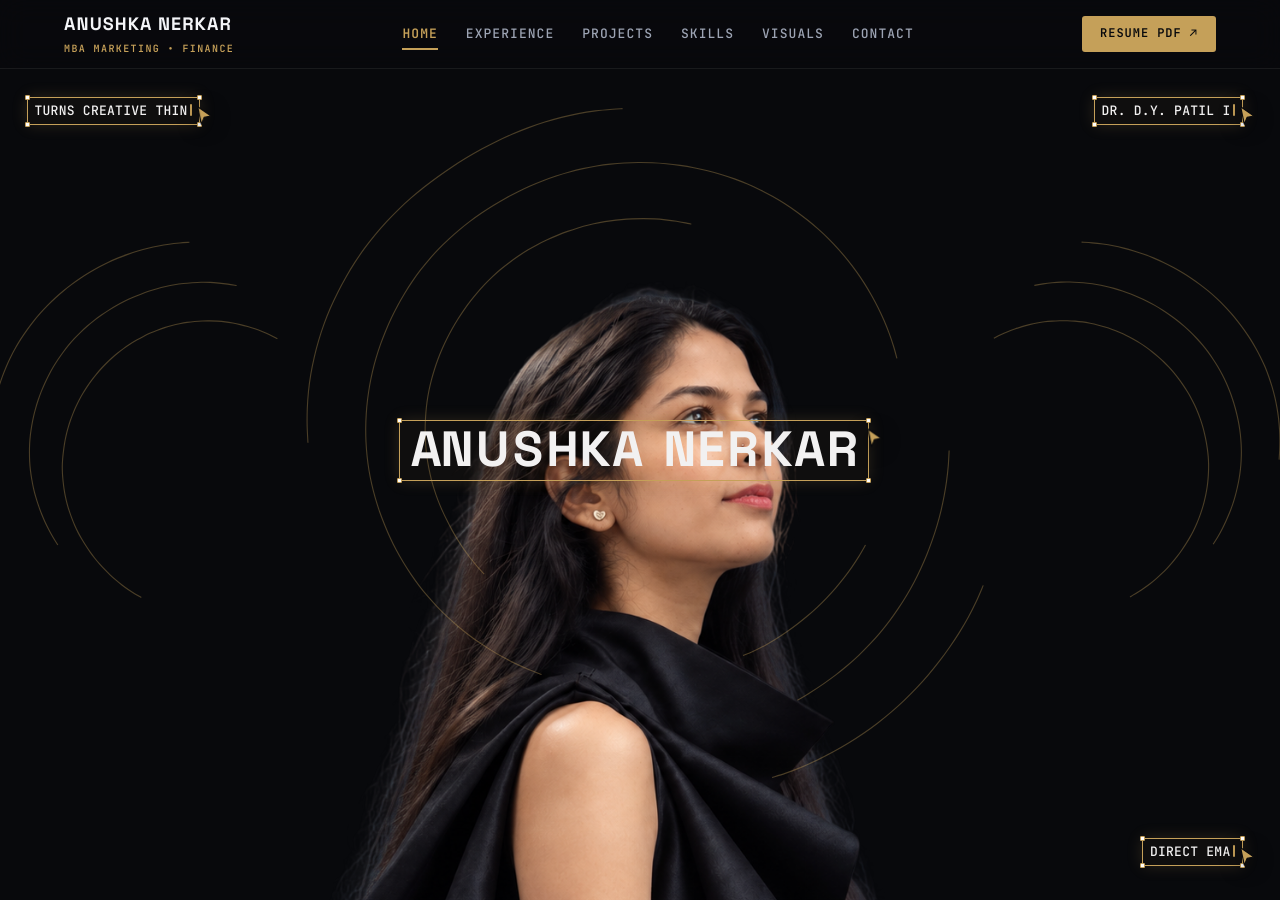
<file: index.html>
<!DOCTYPE html>
<html lang="en">
<head>
<meta charset="utf-8">
<meta name="viewport" content="width=device-width, initial-scale=1, viewport-fit=cover">
<title>ANUSHKA NERKAR — Marketing Strategy & Consumer Insights</title>
<link rel="stylesheet" href="style.css">
<!-- TEMP EXPERIMENTAL: Collaborative Swarm Text Typing Engine -->
<script src="swarm.js"></script>
<script>
(function(r){try{if(!window.matchMedia("(prefers-reduced-motion: reduce)").matches&&typeof r.animate==="function"){r.classList.add("px-intro");window.__pxFailsafe=setTimeout(function(){r.classList.remove("px-intro")},4000)}}catch(e){}})(document.documentElement);
</script>
<style>
@import url('https://fonts.googleapis.com/css2?family=Plus+Jakarta+Sans:wght@400;500;600;700&family=Space+Grotesk:wght@500;700&family=JetBrains+Mono:wght@400;500&display=swap');

:root{
  --bg:#08090c;
  --ink:#f4f5f8;
  --panel:#0f1117;
  --ring:rgba(197,160,89,.35);
  --accent:#c5a059;
  --vw:100vw; --vh:100vh;
  --sc:max(calc(var(--vw) / 1280), calc(var(--vh) / 800));
  --u:clamp(.72px, min(calc(var(--vw) / 1280), calc(var(--vh) / 800)), 3px);
  --mono:"JetBrains Mono","Roboto Mono",ui-monospace,monospace;
  --sans:"Plus Jakarta Sans","Space Grotesk",-apple-system,BlinkMacSystemFont,sans-serif;
  --display:"Space Grotesk","Plus Jakarta Sans",sans-serif;

  /* HERO PHOTO ADJUSTMENT CONTROLS */
  --photo-scale: 0.86;
  --photo-y: calc(45 * var(--sc));
  --photo-x: 0px;
}
@supports (height:100dvh){ :root{ --vh:100dvh; } }
*,*::before,*::after{box-sizing:border-box;margin:0;padding:0}
html,body{height:100%;background:var(--bg);overflow:hidden;-webkit-font-smoothing:antialiased;-moz-osx-font-smoothing:grayscale;text-rendering:geometricPrecision}
body{position:relative;width:100%;height:var(--vh);min-height:100%}
.stage{position:fixed;inset:0;overflow:hidden;background:var(--bg)}
.scene{position:absolute;left:50%;top:50%;width:calc(1280 * var(--sc));height:calc(800 * var(--sc));transform:translate(-50%,-50%)}
.scene>img,.scene>svg{position:absolute;inset:0;width:100%;height:100%;display:block}
.scene>img{
  object-fit:cover;
  user-select:none;
  -webkit-user-drag:none;
  transform: translate(var(--photo-x), var(--photo-y)) scale(var(--photo-scale));
  transform-origin: center bottom;
}
.rings path{fill:none;stroke:var(--ring);stroke-width:1;stroke-linecap:butt}
.title{position:absolute;left:0;width:calc(635 * 2 * var(--sc));top:calc(378 * var(--sc));
  font:700 calc(44 * var(--sc))/1 var(--display);font-kerning:none;letter-spacing:0.04em;color:var(--ink);text-align:center;white-space:nowrap}
.title span{display:inline-block;margin-left:calc(var(--k,0) * var(--sc))}
.ui{position:absolute;inset:0;pointer-events:none}
.ui>*{pointer-events:auto}
.copy{position:absolute;font:500 calc(13 * var(--u))/calc(17.5 * var(--u)) var(--mono);letter-spacing:0.02em;color:var(--ink);text-transform:uppercase;white-space:nowrap}
.copy--tl{left:calc(34.5 * var(--u));top:calc(88px + 14 * var(--u))}
.copy--tr{right:calc(45 * var(--u));top:calc(88px + 14 * var(--u));text-align:right}
.copy--bl{left:calc(34.5 * var(--u));bottom:calc(39.5 * var(--u))}
.copy--br{right:calc(45 * var(--u));bottom:calc(39.5 * var(--u));text-align:right}
.ctas{position:absolute;left:calc(35 * var(--u));bottom:calc(98 * var(--u));display:flex;flex-direction:column;gap:calc(9 * var(--u))}
.btn{display:flex;align-items:center;justify-content:center;width:calc(156 * var(--u));height:calc(45 * var(--u));background:rgba(15, 17, 23, 0.85);color:var(--ink);text-decoration:none;
  font:600 calc(12 * var(--u))/1 var(--mono);letter-spacing:0.04em;text-transform:uppercase;white-space:nowrap;border:1px solid rgba(255,255,255,0.12);border-radius:4px;transition:background .2s,color .2s,border-color .2s}
.btn:hover{background:var(--accent);color:#08090c;border-color:var(--accent)}
a:focus-visible,button:focus-visible{outline:2px solid #fff;outline-offset:3px}
.sr{position:absolute;width:1px;height:1px;overflow:hidden;clip:rect(0 0 0 0);white-space:nowrap}
@media (orientation:portrait) and (min-width:561px){ :root{ --u:clamp(.72px, calc(var(--vw) / 860), 1.6px); } }
@media (max-width:560px){
  :root{ --u:clamp(.72px, calc(var(--vw) / 470), 1px); }
  .copy--tl{left:calc(20 * var(--u));top:calc(88px + 10 * var(--u))}
  .copy--tr{right:calc(20 * var(--u));top:calc(88px + 10 * var(--u))}
  .copy--bl{left:calc(20 * var(--u));bottom:calc(24 * var(--u))}
  .ctas{left:calc(20 * var(--u));bottom:calc(76 * var(--u))}
  .copy--br{right:calc(20 * var(--u));bottom:calc(24 * var(--u))}
}
@media (prefers-reduced-motion:reduce){*{transition:none!important}}
.ln{display:block}
.ln>span{display:inline-block}
.px-intro .rings path{stroke-dasharray:0 100000}
.px-intro .title{overflow:hidden}
.px-intro .title span{translate:0 105%}
.px-intro .ln{overflow:hidden}
.px-intro .ln>span{translate:0 105%}
.px-intro .top-nav{opacity:0;translate:0 -20px}
.px-intro .btn{clip-path:inset(0 100% 0 0)}
.px-intro .lbl{opacity:0}
</style>
</head>
<body>

<!-- Unified Top Navigation -->
<header class="top-nav" style="position: absolute; top: 0; left: 0; right: 0; z-index: 100; background: rgba(8, 9, 12, 0.75);">
  <div class="container nav-bar">
    <div class="nav-brand-group">
      <a href="index.html" class="brand-title">ANUSHKA NERKAR</a>
      <span class="brand-kicker">MBA MARKETING • FINANCE</span>
    </div>

    <nav class="nav-menu">
      <a href="index.html" class="nav-item active">Home</a>
      <a href="experience.html" class="nav-item">Experience</a>
      <a href="projects.html" class="nav-item">Projects</a>
      <a href="skills.html" class="nav-item">Skills</a>
      <a href="visuals.html" class="nav-item">Visuals</a>
      <a href="contact.html" class="nav-item">Contact</a>
    </nav>

    <a href="Anushka%20Nerkar%20Resume%20PDF.pdf" target="_blank" class="nav-resume-btn" download>
      <span>Resume PDF ↗</span>
    </a>
  </div>
</header>

<main class="stage">
  <div class="scene" aria-hidden="false">
    <img src="hero_portrait.png" alt="Editorial Portrait of Anushka Nerkar in Sculptural Black Drapes" draggable="false">
    <svg class="rings" viewBox="0 0 1280 800" preserveAspectRatio="none" aria-hidden="true" focusable="false">
      <path d="M63.82 409.55C63.71 407.98 63.31 403.27 63.17 400.13C63.03 396.99 62.95 393.83 62.98 390.68C63.01 387.53 63.12 384.37 63.33 381.22C63.54 378.07 63.87 374.93 64.26 371.80C64.66 368.67 65.14 365.54 65.70 362.43C66.26 359.32 66.89 356.21 67.62 353.14C68.35 350.06 69.17 347.01 70.08 343.98C70.99 340.95 72.01 337.95 73.09 334.98C74.17 332.01 75.33 329.05 76.57 326.14C77.81 323.23 79.11 320.35 80.51 317.51C81.91 314.67 83.39 311.87 84.95 309.12C86.51 306.37 88.14 303.66 89.85 301.00C91.55 298.34 93.34 295.73 95.18 293.16C97.02 290.59 98.91 288.05 100.87 285.58C102.84 283.11 104.88 280.70 106.97 278.34C109.06 275.98 111.23 273.68 113.44 271.43C115.65 269.18 117.93 266.99 120.25 264.86C122.57 262.73 124.95 260.66 127.38 258.65C129.81 256.64 132.29 254.70 134.82 252.82C137.35 250.94 139.92 249.12 142.54 247.37C145.16 245.62 147.82 243.92 150.51 242.29C153.20 240.66 155.92 239.07 158.69 237.57C161.46 236.07 164.27 234.63 167.11 233.28C169.96 231.93 172.84 230.66 175.76 229.46C178.68 228.26 181.64 227.15 184.61 226.10C187.58 225.05 190.58 224.05 193.60 223.14C196.62 222.23 199.66 221.39 202.73 220.64C205.80 219.89 208.89 219.23 212.00 218.64C215.11 218.05 218.23 217.55 221.36 217.11C224.49 216.67 227.77 216.31 230.79 216.01C233.81 215.71 238.05 215.45 239.50 215.34"/>
      <path d="M122.52 484.49C121.83 483.37 119.70 480.04 118.37 477.77C117.04 475.50 115.77 473.19 114.54 470.86C113.31 468.53 112.12 466.16 111.02 463.77C109.92 461.38 108.90 458.94 107.93 456.49C106.96 454.04 106.05 451.55 105.20 449.05C104.35 446.55 103.54 444.03 102.82 441.49C102.09 438.95 101.43 436.38 100.85 433.80C100.27 431.22 99.78 428.61 99.34 426.00C98.90 423.39 98.49 420.76 98.18 418.13C97.87 415.50 97.63 412.86 97.48 410.21C97.33 407.56 97.30 404.90 97.30 402.25C97.30 399.60 97.33 396.94 97.47 394.29C97.61 391.64 97.85 389.00 98.15 386.36C98.45 383.73 98.85 381.10 99.29 378.48C99.73 375.87 100.23 373.25 100.81 370.67C101.39 368.09 102.06 365.52 102.78 362.97C103.50 360.42 104.28 357.89 105.13 355.38C105.97 352.87 106.88 350.37 107.85 347.91C108.82 345.45 109.87 343.02 110.97 340.61C112.07 338.20 113.22 335.82 114.44 333.47C115.66 331.12 116.95 328.80 118.29 326.52C119.64 324.24 121.05 322.00 122.51 319.80C123.97 317.60 125.49 315.43 127.06 313.30C128.63 311.17 130.23 309.06 131.91 307.02C133.59 304.98 135.34 303.00 137.14 301.06C138.94 299.12 140.80 297.25 142.70 295.41C144.60 293.57 146.53 291.77 148.52 290.03C150.51 288.29 152.53 286.60 154.61 284.98C156.69 283.36 158.83 281.81 160.99 280.29C163.15 278.77 165.33 277.30 167.55 275.88C169.77 274.46 172.02 273.09 174.31 271.79C176.60 270.49 178.93 269.24 181.28 268.06C183.63 266.88 186.02 265.75 188.43 264.69C190.84 263.63 193.29 262.66 195.75 261.71C198.21 260.76 200.67 259.81 203.17 258.97C205.67 258.13 208.19 257.36 210.73 256.65C213.27 255.94 215.83 255.31 218.41 254.73C220.99 254.14 223.58 253.60 226.18 253.14C228.78 252.68 231.40 252.30 234.03 251.99C236.66 251.69 239.30 251.49 241.94 251.31C244.58 251.13 247.23 250.95 249.88 250.90C252.53 250.85 255.19 250.89 257.84 251.01C260.49 251.13 263.13 251.38 265.77 251.64C268.41 251.90 271.07 252.22 273.68 252.58C276.29 252.94 280.15 253.59 281.44 253.79"/>
      <path d="M196.72 531.07C195.73 530.51 192.74 528.87 190.79 527.70C188.84 526.53 186.91 525.31 185.03 524.03C183.15 522.75 181.31 521.42 179.51 520.04C177.71 518.66 175.96 517.21 174.24 515.73C172.52 514.25 170.82 512.75 169.17 511.19C167.52 509.63 165.93 508.02 164.36 506.39C162.79 504.76 161.25 503.09 159.75 501.40C158.25 499.70 156.77 497.99 155.36 496.22C153.95 494.45 152.58 492.63 151.27 490.79C149.96 488.95 148.71 487.06 147.48 485.16C146.25 483.26 145.05 481.34 143.90 479.39C142.75 477.44 141.64 475.45 140.60 473.44C139.56 471.43 138.58 469.38 137.66 467.31C136.74 465.24 135.90 463.13 135.09 461.01C134.28 458.89 133.51 456.75 132.80 454.60C132.09 452.45 131.42 450.27 130.83 448.08C130.24 445.89 129.71 443.67 129.25 441.45C128.79 439.23 128.40 436.99 128.06 434.74C127.72 432.50 127.45 430.24 127.21 427.98C126.97 425.72 126.76 423.45 126.64 421.18C126.52 418.91 126.45 416.63 126.48 414.36C126.51 412.09 126.65 409.81 126.83 407.55C127.01 405.29 127.27 403.03 127.55 400.78C127.83 398.53 128.12 396.28 128.49 394.04C128.86 391.80 129.29 389.56 129.79 387.35C130.29 385.14 130.87 382.95 131.49 380.77C132.11 378.59 132.78 376.42 133.51 374.27C134.24 372.12 135.04 369.99 135.88 367.89C136.72 365.79 137.61 363.71 138.55 361.65C139.49 359.59 140.46 357.54 141.51 355.53C142.56 353.52 143.68 351.55 144.84 349.60C146.00 347.65 147.20 345.73 148.45 343.84C149.70 341.95 150.98 340.08 152.32 338.26C153.66 336.44 155.07 334.66 156.51 332.91C157.95 331.16 159.43 329.45 160.96 327.78C162.49 326.11 164.06 324.48 165.67 322.88C167.27 321.28 168.91 319.70 170.59 318.19C172.27 316.68 174.01 315.21 175.77 313.79C177.53 312.37 179.33 310.99 181.17 309.66C183.01 308.33 184.88 307.05 186.79 305.82C188.69 304.59 190.64 303.43 192.60 302.29C194.56 301.16 196.55 300.05 198.57 299.01C200.59 297.97 202.63 296.98 204.71 296.06C206.79 295.14 208.90 294.29 211.02 293.49C213.14 292.69 215.29 291.94 217.45 291.25C219.61 290.56 221.79 289.93 223.99 289.35C226.19 288.78 228.41 288.26 230.63 287.80C232.85 287.34 235.09 286.90 237.33 286.56C239.58 286.22 241.84 285.94 244.10 285.73C246.36 285.52 248.63 285.38 250.90 285.30C253.17 285.22 255.44 285.20 257.71 285.23C259.98 285.26 262.25 285.33 264.51 285.47C266.77 285.61 269.05 285.81 271.30 286.09C273.55 286.37 275.79 286.73 278.02 287.14C280.25 287.55 282.47 288.02 284.67 288.54C286.88 289.06 289.07 289.62 291.25 290.24C293.43 290.86 295.60 291.51 297.74 292.24C299.88 292.97 302.00 293.76 304.10 294.61C306.20 295.46 308.28 296.35 310.33 297.31C312.38 298.27 315.16 299.73 316.39 300.36C317.62 300.99 317.49 300.98 317.71 301.10"/>
      <path d="M1032.50 215.26C1034.08 215.36 1038.82 215.57 1041.96 215.85C1045.11 216.13 1048.25 216.49 1051.37 216.93C1054.49 217.37 1057.61 217.88 1060.70 218.48C1063.79 219.08 1066.87 219.78 1069.92 220.56C1072.97 221.34 1076.00 222.21 1079.01 223.13C1082.02 224.05 1085.02 225.01 1087.98 226.07C1090.94 227.12 1093.88 228.25 1096.78 229.46C1099.68 230.67 1102.54 231.98 1105.37 233.34C1108.20 234.70 1111.00 236.13 1113.77 237.62C1116.54 239.11 1119.27 240.65 1121.96 242.27C1124.65 243.89 1127.30 245.59 1129.90 247.35C1132.51 249.10 1135.07 250.92 1137.59 252.80C1140.11 254.68 1142.60 256.61 1145.02 258.61C1147.44 260.61 1149.82 262.68 1152.13 264.81C1154.45 266.94 1156.72 269.12 1158.91 271.38C1161.10 273.63 1163.22 275.97 1165.29 278.34C1167.36 280.71 1169.36 283.15 1171.31 285.62C1173.26 288.09 1175.16 290.61 1176.99 293.17C1178.82 295.74 1180.58 298.35 1182.27 301.01C1183.96 303.67 1185.56 306.39 1187.11 309.14C1188.66 311.89 1190.17 314.67 1191.58 317.49C1192.99 320.31 1194.34 323.17 1195.56 326.08C1196.78 328.99 1197.88 331.95 1198.93 334.93C1199.98 337.91 1200.97 340.91 1201.86 343.94C1202.75 346.97 1203.56 350.02 1204.28 353.09C1205.00 356.16 1205.63 359.25 1206.18 362.35C1206.73 365.45 1207.20 368.57 1207.57 371.70C1207.94 374.83 1208.22 377.97 1208.42 381.11C1208.62 384.25 1208.75 387.40 1208.78 390.54C1208.81 393.68 1208.73 396.96 1208.62 399.96C1208.51 402.96 1208.19 407.11 1208.10 408.54"/>
      <path d="M990.53 253.66C991.84 253.43 995.75 252.69 998.38 252.30C1001.00 251.91 1003.64 251.59 1006.28 251.34C1008.92 251.09 1011.57 250.88 1014.21 250.77C1016.86 250.66 1019.50 250.65 1022.15 250.70C1024.80 250.75 1027.44 250.89 1030.08 251.07C1032.72 251.25 1035.35 251.48 1037.97 251.78C1040.59 252.08 1043.22 252.43 1045.82 252.86C1048.42 253.30 1051.02 253.81 1053.59 254.39C1056.16 254.97 1058.71 255.61 1061.25 256.32C1063.79 257.03 1066.30 257.81 1068.80 258.65C1071.30 259.48 1073.78 260.38 1076.23 261.33C1078.68 262.28 1081.12 263.29 1083.52 264.36C1085.92 265.43 1088.30 266.56 1090.65 267.74C1093.00 268.92 1095.33 270.14 1097.61 271.45C1099.89 272.75 1102.12 274.15 1104.34 275.57C1106.55 276.99 1108.74 278.45 1110.90 279.96C1113.06 281.47 1115.20 283.00 1117.28 284.62C1119.36 286.24 1121.38 287.93 1123.37 289.66C1125.36 291.39 1127.30 293.18 1129.19 295.01C1131.08 296.84 1132.93 298.73 1134.73 300.66C1136.53 302.59 1138.29 304.56 1139.98 306.58C1141.67 308.60 1143.32 310.68 1144.89 312.80C1146.46 314.92 1147.96 317.10 1149.42 319.30C1150.88 321.50 1152.29 323.75 1153.64 326.02C1154.99 328.29 1156.28 330.60 1157.50 332.94C1158.72 335.28 1159.87 337.67 1160.96 340.08C1162.05 342.49 1163.07 344.93 1164.03 347.39C1164.99 349.85 1165.89 352.34 1166.72 354.85C1167.55 357.36 1168.32 359.89 1169.02 362.44C1169.72 364.99 1170.35 367.56 1170.93 370.14C1171.51 372.72 1172.04 375.31 1172.49 377.92C1172.94 380.53 1173.32 383.15 1173.62 385.78C1173.92 388.41 1174.13 391.05 1174.29 393.69C1174.45 396.33 1174.55 398.98 1174.56 401.63C1174.57 404.28 1174.48 406.93 1174.34 409.57C1174.19 412.21 1173.99 414.85 1173.69 417.48C1173.39 420.11 1173.02 422.73 1172.57 425.34C1172.12 427.94 1171.58 430.53 1171.00 433.11C1170.42 435.69 1169.81 438.25 1169.11 440.80C1168.41 443.35 1167.66 445.88 1166.81 448.38C1165.96 450.88 1165.02 453.34 1164.03 455.78C1163.04 458.22 1161.98 460.64 1160.89 463.03C1159.80 465.42 1158.67 467.80 1157.47 470.14C1156.27 472.48 1155.01 474.80 1153.68 477.07C1152.35 479.34 1150.20 482.64 1149.51 483.76"/>
      <path d="M954.54 300.58C955.55 300.08 958.56 298.51 960.61 297.56C962.66 296.61 964.74 295.72 966.83 294.86C968.92 294.00 971.03 293.19 973.16 292.43C975.29 291.67 977.44 290.95 979.61 290.31C981.78 289.67 983.97 289.10 986.17 288.58C988.37 288.06 990.59 287.59 992.81 287.17C995.03 286.75 997.26 286.34 999.51 286.05C1001.75 285.76 1004.02 285.58 1006.28 285.42C1008.54 285.26 1010.80 285.17 1013.06 285.11C1015.32 285.06 1017.59 285.04 1019.86 285.09C1022.13 285.14 1024.40 285.25 1026.66 285.43C1028.92 285.61 1031.18 285.83 1033.42 286.15C1035.66 286.47 1037.90 286.89 1040.12 287.34C1042.34 287.79 1044.56 288.28 1046.76 288.83C1048.96 289.38 1051.14 289.99 1053.31 290.65C1055.48 291.31 1057.63 292.04 1059.76 292.81C1061.89 293.58 1064.00 294.41 1066.09 295.29C1068.17 296.18 1070.24 297.12 1072.27 298.12C1074.30 299.12 1076.29 300.21 1078.27 301.32C1080.25 302.43 1082.21 303.56 1084.13 304.76C1086.05 305.96 1087.94 307.22 1089.78 308.54C1091.62 309.86 1093.41 311.25 1095.18 312.66C1096.95 314.07 1098.71 315.49 1100.42 316.97C1102.13 318.45 1103.81 319.98 1105.44 321.55C1107.07 323.12 1108.64 324.75 1110.18 326.41C1111.72 328.07 1113.22 329.76 1114.67 331.50C1116.12 333.24 1117.51 335.03 1118.86 336.84C1120.21 338.65 1121.52 340.50 1122.79 342.37C1124.06 344.24 1125.32 346.12 1126.50 348.05C1127.68 349.98 1128.82 351.94 1129.90 353.93C1130.98 355.92 1132.02 357.93 1132.98 359.98C1133.94 362.03 1134.84 364.12 1135.69 366.22C1136.54 368.32 1137.35 370.43 1138.09 372.57C1138.83 374.71 1139.53 376.87 1140.15 379.05C1140.77 381.23 1141.32 383.43 1141.83 385.63C1142.34 387.83 1142.83 390.05 1143.24 392.28C1143.65 394.51 1144.01 396.75 1144.32 398.99C1144.63 401.24 1144.90 403.49 1145.08 405.75C1145.26 408.01 1145.38 410.28 1145.42 412.55C1145.46 414.82 1145.41 417.09 1145.32 419.36C1145.23 421.63 1145.10 423.89 1144.90 426.15C1144.70 428.41 1144.46 430.67 1144.13 432.91C1143.80 435.15 1143.39 437.39 1142.94 439.61C1142.49 441.83 1141.97 444.05 1141.41 446.24C1140.85 448.44 1140.24 450.62 1139.56 452.78C1138.88 454.94 1138.14 457.08 1137.35 459.20C1136.56 461.32 1135.73 463.44 1134.83 465.52C1133.93 467.60 1132.98 469.65 1131.97 471.67C1130.96 473.69 1129.87 475.69 1128.75 477.65C1127.63 479.61 1126.46 481.55 1125.25 483.46C1124.04 485.37 1122.79 487.25 1121.50 489.10C1120.21 490.95 1118.87 492.78 1117.49 494.57C1116.11 496.36 1114.66 498.11 1113.20 499.83C1111.74 501.55 1110.24 503.25 1108.70 504.90C1107.16 506.55 1105.57 508.17 1103.94 509.74C1102.31 511.31 1100.63 512.84 1098.92 514.33C1097.21 515.82 1095.48 517.29 1093.69 518.68C1091.90 520.07 1090.05 521.38 1088.18 522.67C1086.31 523.95 1084.39 525.18 1082.47 526.39C1080.55 527.60 1077.78 529.22 1076.63 529.92C1075.48 530.62 1075.73 530.48 1075.55 530.59"/>
      <path d="M501.59 510.41C500.50 509.20 497.15 505.62 495.03 503.15C492.90 500.68 490.83 498.16 488.84 495.58C486.85 493.00 484.92 490.36 483.07 487.67C481.22 484.99 479.43 482.25 477.72 479.47C476.01 476.69 474.38 473.86 472.80 471.00C471.23 468.14 469.72 465.24 468.27 462.31C466.81 459.38 465.40 456.44 464.07 453.45C462.74 450.46 461.46 447.43 460.29 444.37C459.12 441.31 458.05 438.20 457.07 435.07C456.09 431.94 455.19 428.77 454.39 425.59C453.59 422.41 452.88 419.19 452.25 415.97C451.62 412.75 451.07 409.51 450.63 406.25C450.19 402.99 449.84 399.71 449.58 396.43C449.32 393.15 449.15 389.87 449.07 386.58C448.99 383.29 449.02 380.00 449.12 376.71C449.22 373.42 449.40 370.14 449.67 366.86C449.94 363.58 450.28 360.31 450.73 357.05C451.18 353.79 451.73 350.54 452.38 347.32C453.03 344.10 453.78 340.90 454.61 337.72C455.44 334.54 456.37 331.39 457.36 328.26C458.35 325.13 459.41 322.02 460.56 318.95C461.71 315.88 462.95 312.84 464.27 309.84C465.59 306.84 467.00 303.88 468.46 300.95C469.92 298.02 471.45 295.12 473.05 292.27C474.65 289.42 476.33 286.60 478.06 283.83C479.79 281.06 481.58 278.32 483.45 275.64C485.31 272.96 487.25 270.32 489.25 267.73C491.25 265.14 493.31 262.60 495.43 260.11C497.55 257.62 499.72 255.18 501.97 252.80C504.22 250.43 506.53 248.10 508.91 245.86C511.29 243.62 513.75 241.46 516.26 239.36C518.77 237.27 521.35 235.25 523.96 233.29C526.57 231.33 529.24 229.43 531.94 227.59C534.65 225.75 537.39 223.97 540.19 222.28C542.99 220.59 545.83 218.99 548.72 217.47C551.61 215.95 554.55 214.51 557.51 213.14C560.47 211.77 563.47 210.47 566.49 209.23C569.51 207.99 572.55 206.80 575.62 205.69C578.69 204.58 581.79 203.54 584.92 202.59C588.04 201.64 591.20 200.76 594.37 199.98C597.54 199.20 600.75 198.53 603.96 197.93C607.17 197.33 610.40 196.82 613.64 196.38C616.88 195.94 620.13 195.56 623.39 195.27C626.65 194.98 629.93 194.77 633.20 194.61C636.47 194.46 639.75 194.34 643.03 194.34C646.31 194.34 649.60 194.42 652.88 194.60C656.16 194.78 659.44 195.08 662.71 195.43C665.98 195.78 669.25 196.18 672.51 196.69C675.76 197.20 680.06 198.10 682.24 198.52C684.42 198.94 685.02 199.09 685.58 199.21"/>
      <path d="M840.46 484.48C839.48 486.16 836.63 491.26 834.58 494.57C832.53 497.88 830.39 501.14 828.17 504.33C825.95 507.52 823.64 510.66 821.26 513.73C818.88 516.80 816.40 519.81 813.86 522.75C811.32 525.69 808.68 528.56 805.99 531.37C803.30 534.18 800.54 536.92 797.71 539.59C794.88 542.26 791.99 544.86 789.03 547.38C786.07 549.90 783.02 552.33 779.94 554.70C776.86 557.07 773.72 559.37 770.53 561.59C767.34 563.81 764.09 565.97 760.79 568.02C757.49 570.07 754.13 572.06 750.71 573.92C747.29 575.78 743.47 577.71 740.28 579.17C737.09 580.63 733.03 582.10 731.58 582.69"/>
      <path d="M552.50 599.50C550.59 598.76 544.83 596.65 541.05 595.09C537.27 593.53 533.52 591.87 529.82 590.11C526.12 588.35 522.47 586.48 518.87 584.51C515.27 582.54 511.71 580.47 508.21 578.32C504.71 576.17 501.26 573.91 497.86 571.59C494.46 569.27 491.10 566.87 487.81 564.38C484.52 561.89 481.27 559.32 478.11 556.66C474.95 554.00 471.85 551.25 468.84 548.41C465.82 545.57 462.89 542.64 460.02 539.64C457.15 536.64 454.35 533.55 451.64 530.40C448.93 527.25 446.28 524.03 443.75 520.73C441.22 517.43 438.80 514.03 436.46 510.58C434.12 507.13 431.86 503.62 429.70 500.05C427.54 496.48 425.45 492.85 423.49 489.16C421.53 485.47 419.69 481.71 417.93 477.91C416.17 474.11 414.52 470.26 412.95 466.38C411.38 462.50 409.86 458.59 408.48 454.63C407.10 450.67 405.83 446.65 404.67 442.62C403.51 438.59 402.45 434.52 401.52 430.42C400.59 426.32 399.77 422.18 399.09 418.03C398.41 413.88 397.86 409.70 397.42 405.52C396.98 401.34 396.65 397.13 396.45 392.93C396.25 388.73 396.16 384.52 396.20 380.31C396.24 376.10 396.41 371.89 396.68 367.69C396.95 363.49 397.34 359.30 397.84 355.13C398.34 350.96 398.95 346.79 399.68 342.65C400.41 338.51 401.25 334.39 402.21 330.30C403.17 326.21 404.25 322.14 405.43 318.12C406.62 314.10 407.92 310.11 409.32 306.16C410.72 302.21 412.25 298.30 413.84 294.43C415.43 290.56 417.11 286.72 418.89 282.94C420.67 279.16 422.55 275.42 424.53 271.74C426.50 268.06 428.59 264.43 430.74 260.85C432.89 257.27 435.12 253.73 437.46 250.28C439.80 246.83 442.25 243.44 444.79 240.14C447.33 236.84 449.98 233.61 452.70 230.46C455.42 227.31 458.23 224.23 461.12 221.24C464.01 218.25 467.00 215.37 470.05 212.55C473.10 209.73 476.21 206.98 479.39 204.32C482.56 201.66 485.80 199.08 489.10 196.58C492.40 194.08 495.76 191.67 499.17 189.34C502.58 187.01 506.06 184.78 509.57 182.62C513.08 180.46 516.63 178.36 520.23 176.35C523.83 174.34 527.47 172.42 531.16 170.58C534.85 168.74 538.58 166.97 542.35 165.31C546.12 163.65 549.93 162.07 553.77 160.59C557.61 159.11 561.50 157.70 565.41 156.41C569.32 155.12 573.27 153.91 577.25 152.82C581.23 151.73 585.24 150.74 589.27 149.86C593.30 148.98 597.35 148.19 601.43 147.53C605.50 146.87 609.61 146.33 613.72 145.89C617.83 145.45 621.95 145.13 626.07 144.90C630.20 144.67 634.34 144.53 638.47 144.50C642.61 144.47 646.75 144.53 650.88 144.70C655.01 144.87 659.15 145.16 663.27 145.54C667.39 145.92 671.51 146.42 675.61 147.01C679.71 147.60 683.81 148.28 687.88 149.07C691.95 149.86 696.02 150.74 700.05 151.74C704.08 152.74 708.10 153.85 712.08 155.06C716.06 156.27 720.01 157.58 723.93 159.00C727.84 160.42 731.74 161.94 735.57 163.58C739.41 165.22 743.20 166.98 746.94 168.83C750.68 170.68 754.39 172.61 758.03 174.66C761.67 176.71 765.26 178.85 768.78 181.11C772.30 183.37 775.74 185.75 779.13 188.20C782.52 190.65 785.85 193.19 789.12 195.80C792.39 198.41 795.60 201.09 798.73 203.87C801.86 206.65 804.93 209.52 807.89 212.48C810.85 215.44 813.71 218.50 816.49 221.63C819.27 224.76 821.98 227.97 824.60 231.24C827.22 234.51 829.78 237.83 832.22 241.23C834.66 244.63 837.02 248.10 839.27 251.63C841.52 255.16 843.67 258.77 845.73 262.41C847.79 266.05 849.78 269.75 851.65 273.49C853.52 277.24 855.28 281.04 856.94 284.88C858.60 288.72 860.15 292.61 861.59 296.54C863.03 300.47 864.45 304.77 865.58 308.44C866.71 312.11 867.90 316.86 868.36 318.54"/>
      <path d="M914.79 400.51C914.66 402.77 914.38 409.57 914.00 414.09C913.62 418.61 913.12 423.13 912.50 427.62C911.88 432.11 911.14 436.58 910.30 441.03C909.46 445.48 908.53 449.93 907.47 454.33C906.41 458.73 905.23 463.11 903.94 467.45C902.65 471.79 901.21 476.09 899.71 480.36C898.21 484.63 896.62 488.88 894.92 493.07C893.22 497.26 891.41 501.42 889.51 505.53C887.61 509.64 885.61 513.71 883.49 517.71C881.37 521.71 879.14 525.67 876.81 529.55C874.48 533.43 872.02 537.25 869.49 541.01C866.96 544.77 864.36 548.49 861.63 552.11C858.90 555.73 856.06 559.27 853.13 562.73C850.20 566.19 847.16 569.57 844.05 572.86C840.93 576.15 837.73 579.37 834.44 582.49C831.16 585.61 827.79 588.65 824.34 591.59C820.89 594.53 817.35 597.37 813.75 600.12C810.15 602.87 806.47 605.52 802.74 608.09C799.01 610.66 795.19 613.15 791.39 615.55C787.59 617.95 781.85 621.32 779.94 622.47"/>
      <path d="M344.85 393.51C344.73 390.98 344.23 383.38 344.13 378.31C344.03 373.24 344.07 368.14 344.27 363.06C344.47 357.98 344.81 352.87 345.33 347.80C345.85 342.73 346.54 337.66 347.39 332.62C348.24 327.58 349.26 322.57 350.42 317.59C351.58 312.61 352.87 307.65 354.32 302.74C355.77 297.83 357.36 292.95 359.11 288.14C360.86 283.33 362.76 278.56 364.80 273.86C366.84 269.16 369.02 264.52 371.32 259.94C373.62 255.36 376.04 250.85 378.58 246.40C381.12 241.95 383.76 237.56 386.54 233.26C389.32 228.96 392.22 224.74 395.24 220.62C398.26 216.50 401.43 212.47 404.69 208.53C407.95 204.59 411.33 200.75 414.80 197.01C418.27 193.26 421.83 189.61 425.49 186.06C429.15 182.51 432.91 179.05 436.75 175.71C440.59 172.37 444.53 169.15 448.52 166.00C452.51 162.85 456.58 159.81 460.70 156.84C464.82 153.87 469.00 150.98 473.23 148.18C477.47 145.38 481.76 142.69 486.11 140.07C490.46 137.45 494.85 134.91 499.31 132.48C503.77 130.05 508.28 127.70 512.85 125.48C517.42 123.26 522.06 121.14 526.74 119.14C531.42 117.14 536.15 115.23 540.93 113.46C545.71 111.69 550.55 110.04 555.43 108.52C560.30 107.00 565.22 105.59 570.18 104.33C575.13 103.07 580.13 101.92 585.16 100.96C590.19 100.00 595.26 99.24 600.34 98.59C605.42 97.94 611.62 97.41 615.65 97.08C619.68 96.75 623.02 96.68 624.50 96.60"/>
      <path d="M945.12 520.34C944.08 522.73 941.10 529.95 938.88 534.66C936.66 539.37 934.30 544.03 931.81 548.60C929.32 553.17 926.66 557.66 923.92 562.08C921.17 566.50 918.31 570.85 915.34 575.13C912.37 579.41 909.30 583.62 906.12 587.74C902.94 591.86 899.67 595.91 896.29 599.87C892.91 603.83 889.44 607.71 885.86 611.49C882.28 615.27 878.60 618.95 874.83 622.54C871.06 626.13 867.19 629.62 863.23 633.01C859.27 636.39 855.23 639.68 851.10 642.85C846.97 646.02 842.75 649.08 838.46 652.02C834.17 654.96 829.79 657.80 825.35 660.52C820.91 663.24 816.39 665.83 811.82 668.32C807.25 670.81 802.61 673.19 797.92 675.45C793.23 677.71 788.49 679.88 783.68 681.88C778.87 683.88 773.46 685.90 769.08 687.44C764.70 688.98 759.34 690.51 757.39 691.13"/>
    </svg>
    <h1 class="title" aria-label="Anushka Nerkar"><span aria-hidden="true" style="--k:1.5">A</span><span aria-hidden="true" style="--k:-3.0">N</span><span aria-hidden="true" style="--k:0.5">U</span><span aria-hidden="true" style="--k:1.5">S</span><span aria-hidden="true" style="--k:1.0">H</span><span aria-hidden="true" style="--k:-1.0">K</span><span aria-hidden="true" style="--k:-0.5">A</span><span aria-hidden="true" style="--k:2.0">&nbsp;</span><span aria-hidden="true" style="--k:1.0">N</span><span aria-hidden="true" style="--k:-1.0">E</span><span aria-hidden="true" style="--k:0.5">R</span><span aria-hidden="true" style="--k:1.0">K</span><span aria-hidden="true" style="--k:-0.5">A</span><span aria-hidden="true" style="--k:-0.5">R</span></h1>
  </div>
  <div class="ui">
    <p class="copy copy--tl"><span class="ln"><span>Turns creative thinking</span></span><span class="ln"><span>into meaningful content.</span></span></p>
    <p class="copy copy--tr"><span class="ln"><span>Dr. D.Y. Patil IMR</span></span><span class="ln"><span>Pune, Maharashtra</span></span><span class="ln"><span>MBA Marketing</span></span></p>
    <div class="ctas">
      <a class="btn" href="projects.html"><span class="lbl">View Projects</span></a>
      <a class="btn" href="experience.html"><span class="lbl">Experience</span></a>
    </div>
    <p class="copy copy--br"><span class="ln"><span>Direct Email</span></span><span class="ln"><span>nerkaranushka73@gmail.com</span></span></p>
  </div>
</main>
<script>
(function(){
  var root=document.documentElement;
  if(!root.classList.contains("px-intro")) return;
  var EXPO ="cubic-bezier(.16,1,.3,1)",
      DRAW ="cubic-bezier(.62,.04,.22,1)",
      SOFT ="cubic-bezier(.25,1,.5,1)";
  var narrow=matchMedia("(max-width:560px)").matches;
  var S=narrow?.8:1;
  var anims=[];
  function $(s){return Array.prototype.slice.call(document.querySelectorAll(s))}
  function add(el,kf,o){o.fill="both";anims.push(el.animate(kf,o))}
  function play(){
    var paths=$(".rings path");
    var delay=[560,480,400, 560,480,400, 100,160,220,280,340,400];
    paths.forEach(function(p,i){
      var L=p.getTotalLength();
      add(p,[{strokeDasharray:"0px "+L+"px",strokeDashoffset:(-L/2)+"px"},
             {strokeDasharray:L+"px "+L+"px",strokeDashoffset:"0px"}],
          {duration:i>5?1350:1150,delay:delay[i]*(i>5?1:S),easing:DRAW});
    });
    var topNav=document.querySelector(".top-nav");
    if(topNav) add(topNav,[{opacity:0,translate:"0 -20px"},{opacity:1,translate:"0 0"}],{duration:650,delay:300,easing:EXPO});
    if(!window.__SWARM_ENABLED__){
      $(".title span").forEach(function(s,i){
        add(s,[{translate:"0 105%"},{translate:"0 0"}],{duration:1000,delay:200+i*38*S,easing:EXPO});
      });
      function lines(sel,start){
        $(sel+" .ln>span").forEach(function(s,i){
          add(s,[{translate:"0 105%"},{translate:"0 0"}],{duration:800,delay:start+i*70*S,easing:EXPO});
        });
      }
      lines(".copy--tl",700); lines(".copy--tr",760);
      $(".btn").forEach(function(b,i){
        add(b,[{clipPath:"inset(0 100% 0 0)"},{clipPath:"inset(0 0% 0 0)"}],{duration:750,delay:950+i*90*S,easing:EXPO});
      });
      $(".lbl").forEach(function(l,i){
        add(l,[{opacity:0,translate:"0 .45em"},{opacity:1,translate:"0 0"}],{duration:550,delay:1200+i*90*S,easing:SOFT});
      });
      lines(".copy--br",1160);
    }
    clearTimeout(window.__pxFailsafe);
    Promise.all(anims.map(function(a){return a.finished})).then(function(){
      root.classList.remove("px-intro");
      anims.forEach(function(a){a.cancel()});
      anims.length=0;
    });
  }
  var img=document.querySelector(".scene>img");
  var ready=Promise.all([document.fonts?document.fonts.ready:0, img&&img.decode?img.decode().catch(function(){}):0]);
  var started=false;
  function go(){ if(started) return; started=true; requestAnimationFrame(play); }
  ready.then(go,go); setTimeout(go,1200);
})();
</script>
<script src="transitions.js"></script>
</body>
</html>
</file>
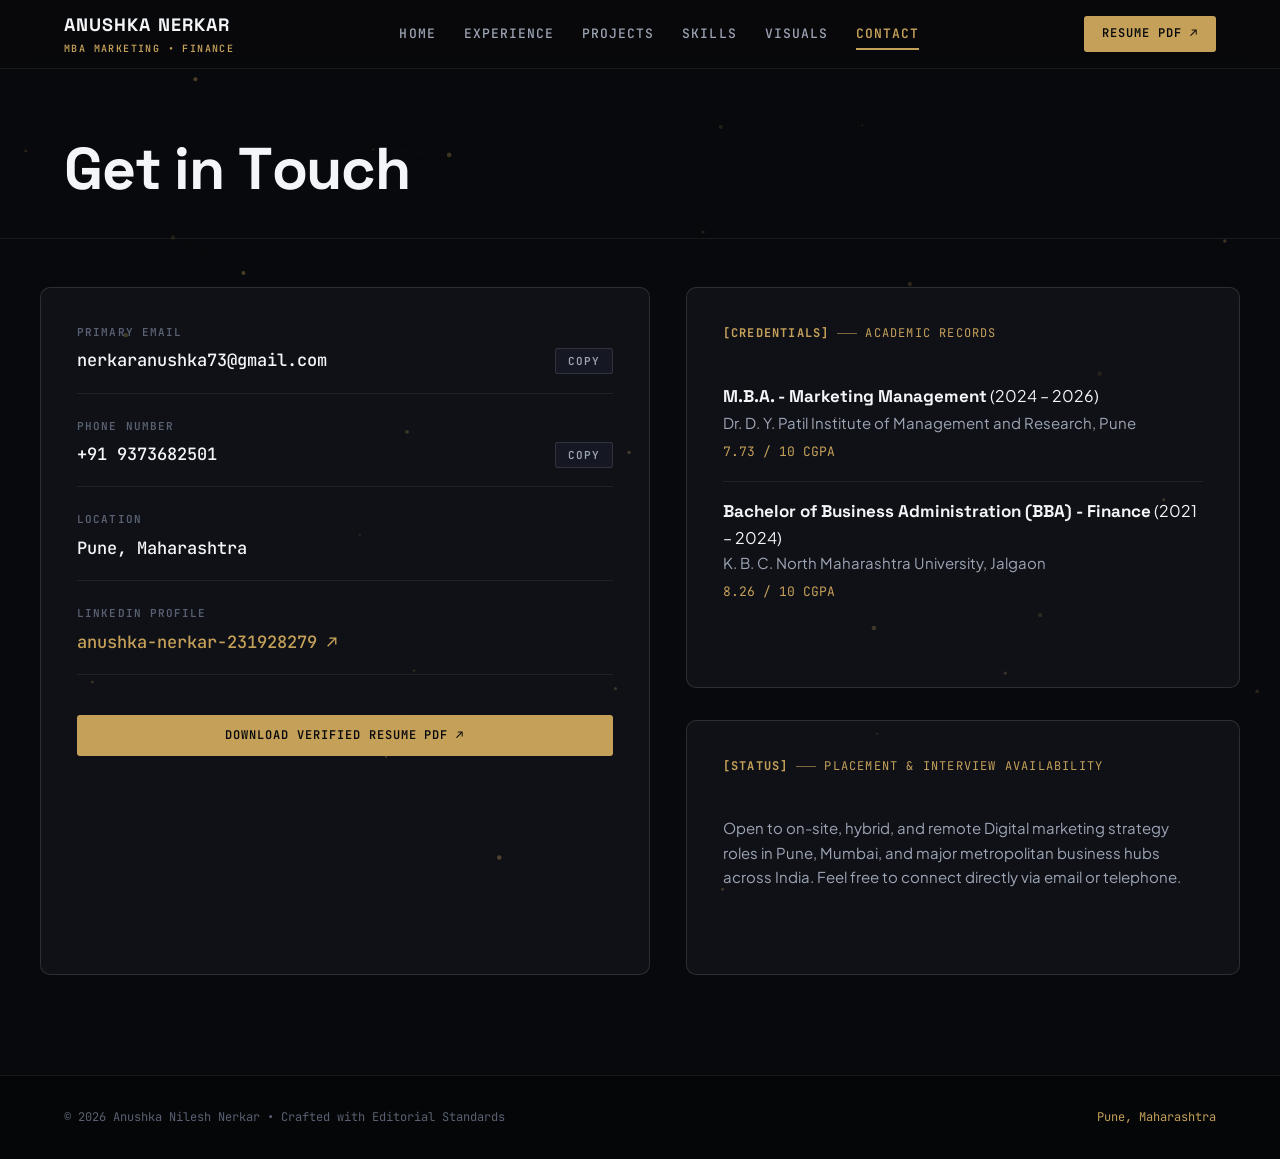
<file: contact.html>
<!DOCTYPE html>
<html lang="en">
<head>
  <meta charset="UTF-8">
  <meta name="viewport" content="width=device-width, initial-scale=1.0">
  <title>Contact & Inquiries | Anushka Nerkar</title>
  <meta name="description" content="Get in touch with Anushka Nerkar for marketing strategy, brand management, and research opportunities in Pune, Maharashtra.">
  <link rel="stylesheet" href="style.css">
</head>
<body>

  <!-- Top Navigation -->
  <header class="top-nav">
    <div class="container nav-bar">
      <div class="nav-brand-group">
        <a href="index.html" class="brand-title">ANUSHKA NERKAR</a>
        <span class="brand-kicker">MBA MARKETING • FINANCE</span>
      </div>

      <nav class="nav-menu">
        <a href="index.html" class="nav-item">Home</a>
        <a href="experience.html" class="nav-item">Experience</a>
        <a href="projects.html" class="nav-item">Projects</a>
        <a href="skills.html" class="nav-item">Skills</a>
        <a href="visuals.html" class="nav-item">Visuals</a>
        <a href="contact.html" class="nav-item active">Contact</a>
      </nav>

      <a href="Anushka%20Nerkar%20Resume%20PDF.pdf" target="_blank" class="nav-resume-btn" download>
        <span>Resume PDF ↗</span>
      </a>
    </div>
  </header>

  <main>
    <!-- Page Header -->
    <section class="page-intro">
      <div class="container">
        <h1 class="page-main-heading">Get in Touch</h1>
      </div>
    </section>

    <!-- Contact Channels & Profile Summary -->
    <section class="container contact-container">

      <!-- Direct Contact Card -->
      <div class="contact-card-box">
        
        <div class="channel-entry">
          <span class="channel-title">Primary Email</span>
          <div class="channel-data">
            <a href="mailto:nerkaranushka73@gmail.com">nerkaranushka73@gmail.com</a>
            <button class="copy-pill-btn" onclick="copyData('nerkaranushka73@gmail.com', this)">Copy</button>
          </div>
        </div>

        <div class="channel-entry">
          <span class="channel-title">Phone Number</span>
          <div class="channel-data">
            <a href="tel:+919373682501">+91 9373682501</a>
            <button class="copy-pill-btn" onclick="copyData('+919373682501', this)">Copy</button>
          </div>
        </div>

        <div class="channel-entry">
          <span class="channel-title">Location</span>
          <div class="channel-data">
            <span>Pune, Maharashtra</span>
          </div>
        </div>

        <div class="channel-entry">
          <span class="channel-title">LinkedIn Profile</span>
          <div class="channel-data">
            <a href="https://www.linkedin.com/in/anushka-nerkar-231928279" target="_blank" rel="noopener noreferrer" style="color: var(--accent-base);">
              anushka-nerkar-231928279 ↗
            </a>
          </div>
        </div>

        <div style="padding-top: 16px;">
          <a href="Anushka%20Nerkar%20Resume%20PDF.pdf" target="_blank" class="btn-primary" style="width: 100%;" download>
            <span>Download Verified Resume PDF ↗</span>
          </a>
        </div>

      </div>

      <!-- Professional Snapshot -->
      <div style="display: flex; flex-direction: column; gap: 32px;">
        
        <div class="contact-card-box" style="padding: 36px;">
          <div class="editorial-tag-bracket" style="margin-bottom: 16px;">
            <span class="bracket-num">[CREDENTIALS]</span>
            <span class="bracket-rule"></span>
            <span>Academic Records</span>
          </div>
          <div style="display: flex; flex-direction: column; gap: 18px;">
            <div>
              <strong style="color: var(--ink-primary); font-size: 1.0625rem; font-family: var(--font-heading);">M.B.A. - Marketing Management</strong> (2024 – 2026)<br>
              <span style="color: var(--ink-secondary); font-size: 0.9375rem;">Dr. D. Y. Patil Institute of Management and Research, Pune</span><br>
              <span style="font-family: var(--font-mono); font-size: 0.8125rem; color: var(--accent-base); display: inline-block; margin-top: 6px;">7.73 / 10 CGPA</span>
            </div>
            <div style="padding-top: 16px; border-top: 1px solid var(--line-subtle);">
              <strong style="color: var(--ink-primary); font-size: 1.0625rem; font-family: var(--font-heading);">Bachelor of Business Administration (BBA) - Finance</strong> (2021 – 2024)<br>
              <span style="color: var(--ink-secondary); font-size: 0.9375rem;">K. B. C. North Maharashtra University, Jalgaon</span><br>
              <span style="font-family: var(--font-mono); font-size: 0.8125rem; color: var(--accent-base); display: inline-block; margin-top: 6px;">8.26 / 10 CGPA</span>
            </div>
          </div>
        </div>

        <div class="contact-card-box" style="padding: 36px;">
          <div class="editorial-tag-bracket" style="margin-bottom: 16px;">
            <span class="bracket-num">[STATUS]</span>
            <span class="bracket-rule"></span>
            <span>Placement & Interview Availability</span>
          </div>
          <p style="color: var(--ink-secondary); font-size: 0.9375rem; line-height: 1.65;">
            Open to on-site, hybrid, and remote Digital marketing strategy roles in Pune, Mumbai, and major metropolitan business hubs across India. Feel free to connect directly via email or telephone.
          </p>
        </div>

      </div>

    </section>
  </main>

  <!-- Site Footer -->
  <footer class="site-footer">
    <div class="container footer-row">
      <div>© 2026 Anushka Nilesh Nerkar • Crafted with Editorial Standards</div>
      <div class="footer-loc">Pune, Maharashtra</div>
    </div>
  </footer>

  <script>
    async function copyData(text, btn) {
      try {
        await navigator.clipboard.writeText(text);
        const originalText = btn.textContent;
        btn.textContent = "Copied! [✓]";
        btn.style.color = "#c5a059";
        setTimeout(() => {
          btn.textContent = originalText;
          btn.style.color = "";
        }, 1800);
      } catch (err) {
        console.error("Copy failed", err);
      }
    }
  </script>
  <script src="transitions.js"></script>
</body>
</html>
</file>
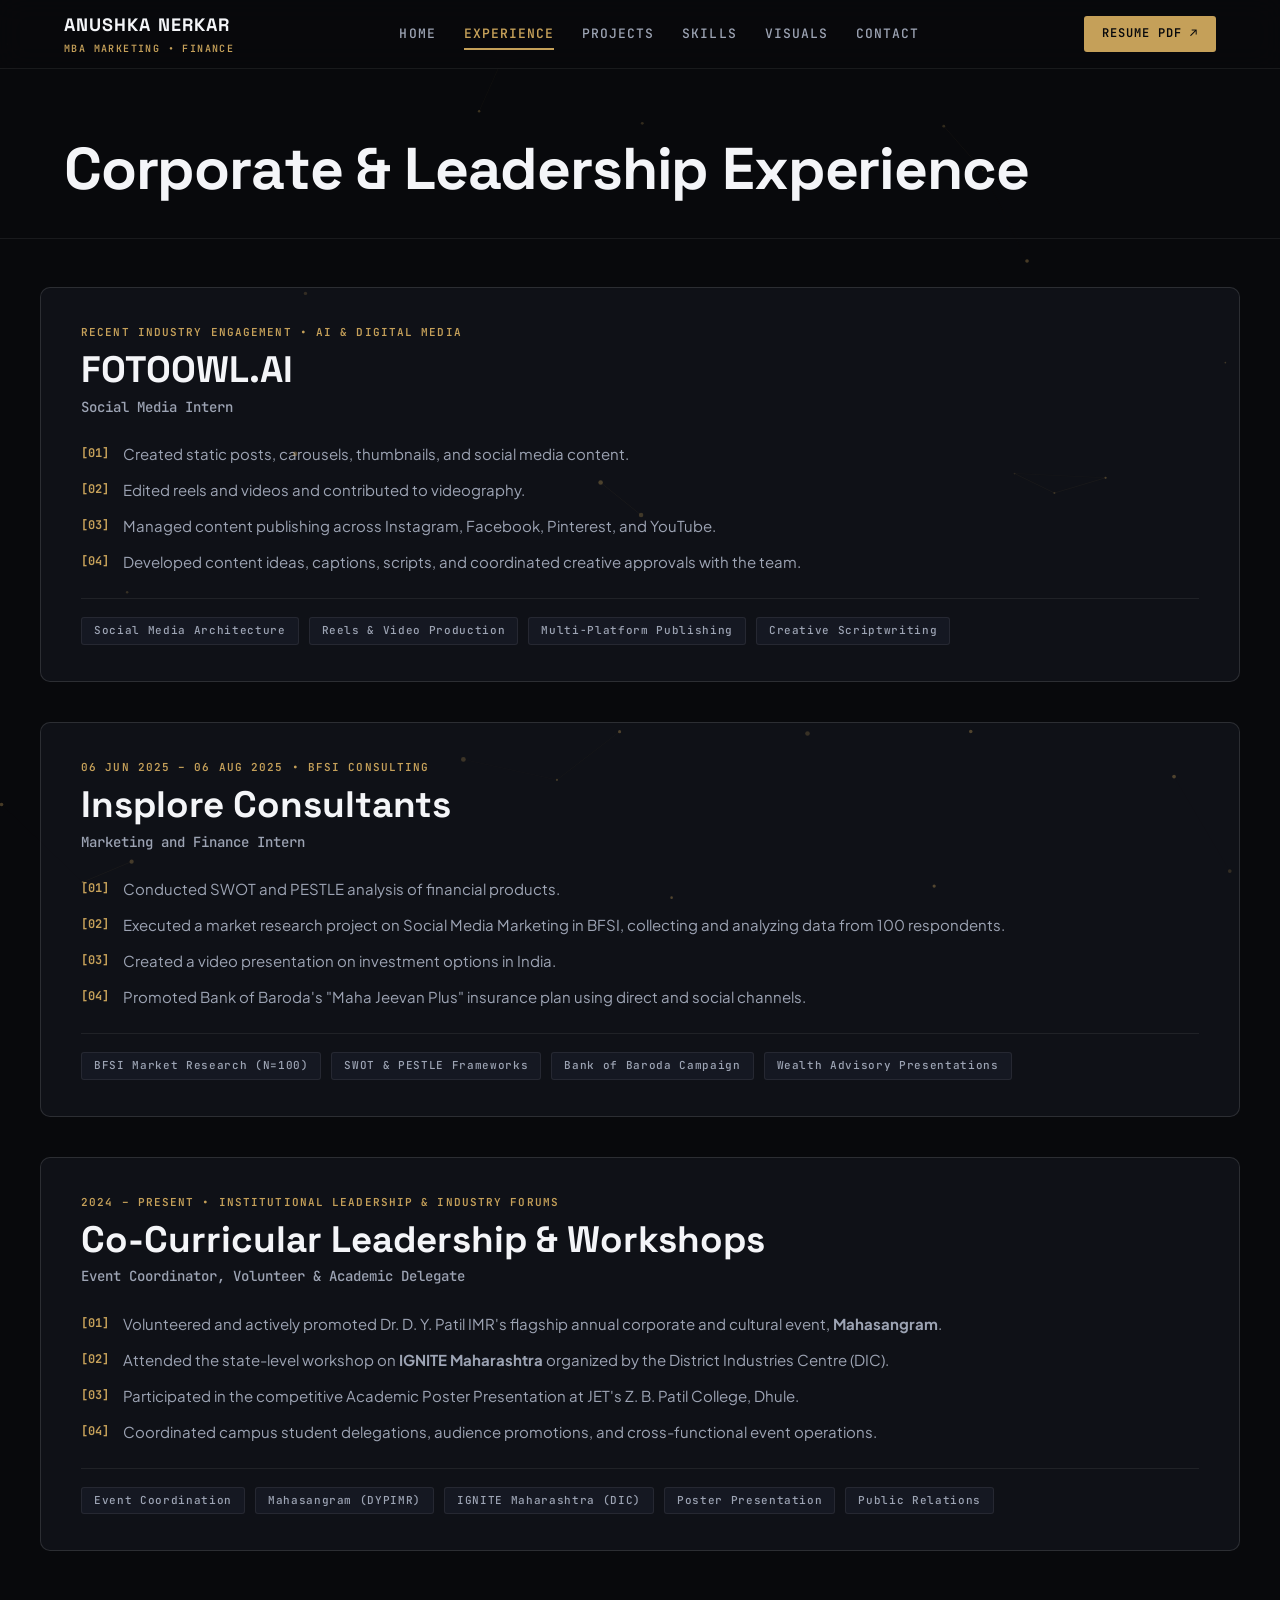
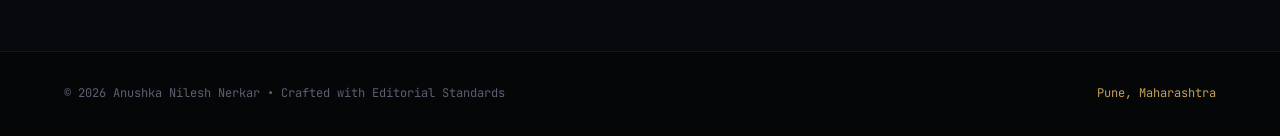
<file: experience.html>
<!DOCTYPE html>
<html lang="en">

<head>
  <meta charset="UTF-8">
  <meta name="viewport" content="width=device-width, initial-scale=1.0">
  <title>Experience & Trajectory | Anushka Nerkar</title>
  <meta name="description" content="Corporate internships, marketing roles, and co-curricular leadership held by Anushka Nerkar at Fotoowl.ai, Insplore Consultants, and DYPIMR.">
  <link rel="stylesheet" href="style.css">
</head>
<body>

  <!-- Top Navigation -->
  <header class="top-nav">
    <div class="container nav-bar">
      <div class="nav-brand-group">
        <a href="index.html" class="brand-title">ANUSHKA NERKAR</a>
        <span class="brand-kicker">MBA MARKETING • FINANCE</span>
      </div>

      <nav class="nav-menu">
        <a href="index.html" class="nav-item">Home</a>
        <a href="experience.html" class="nav-item active">Experience</a>
        <a href="projects.html" class="nav-item">Projects</a>
        <a href="skills.html" class="nav-item">Skills</a>
        <a href="visuals.html" class="nav-item">Visuals</a>
        <a href="contact.html" class="nav-item">Contact</a>
      </nav>

      <a href="Anushka%20Nerkar%20Resume%20PDF.pdf" target="_blank" class="nav-resume-btn" download>
        <span>Resume PDF ↗</span>
      </a>
    </div>
  </header>

  <main>
    <!-- Page Header -->
    <section class="page-intro">
      <div class="container">
        <h1 class="page-main-heading">Corporate & Leadership Experience</h1>
      </div>
    </section>

    <!-- Experience Layout -->
    <section class="container experience-layout" style="padding-bottom: 100px;">
      
      <!-- Experience 1: Fotoowl.ai -->
      <article class="experience-hero-card">
        <div class="exp-period-stamp">Recent Industry Engagement • AI & Digital Media</div>
        <div class="exp-headline-group">
          <div>
            <h2 class="exp-org-title">FOTOOWL.AI</h2>
            <div class="exp-role-title">Social Media Intern</div>
          </div>
        </div>

        <div class="exp-achievement-list">
          <div class="exp-achievement-row">
            <span class="achieve-index">[01]</span>
            <span>Created static posts, carousels, thumbnails, and social media content.</span>
          </div>
          <div class="exp-achievement-row">
            <span class="achieve-index">[02]</span>
            <span>Edited reels and videos and contributed to videography.</span>
          </div>
          <div class="exp-achievement-row">
            <span class="achieve-index">[03]</span>
            <span>Managed content publishing across Instagram, Facebook, Pinterest, and YouTube.</span>
          </div>
          <div class="exp-achievement-row">
            <span class="achieve-index">[04]</span>
            <span>Developed content ideas, captions, scripts, and coordinated creative approvals with the team.</span>
          </div>
        </div>

        <div class="exp-tag-strip">
          <span class="exp-tag">Social Media Architecture</span>
          <span class="exp-tag">Reels & Video Production</span>
          <span class="exp-tag">Multi-Platform Publishing</span>
          <span class="exp-tag">Creative Scriptwriting</span>
        </div>
      </article>

      <!-- Experience 2: Insplore Consultants -->
      <article class="experience-hero-card">
        <div class="exp-period-stamp">06 Jun 2025 – 06 Aug 2025 • BFSI Consulting</div>
        <div class="exp-headline-group">
          <div>
            <h2 class="exp-org-title">Insplore Consultants</h2>
            <div class="exp-role-title">Marketing and Finance Intern</div>
          </div>
        </div>

        <div class="exp-achievement-list">
          <div class="exp-achievement-row">
            <span class="achieve-index">[01]</span>
            <span>Conducted SWOT and PESTLE analysis of financial products.</span>
          </div>
          <div class="exp-achievement-row">
            <span class="achieve-index">[02]</span>
            <span>Executed a market research project on Social Media Marketing in BFSI, collecting and analyzing data from 100 respondents.</span>
          </div>
          <div class="exp-achievement-row">
            <span class="achieve-index">[03]</span>
            <span>Created a video presentation on investment options in India.</span>
          </div>
          <div class="exp-achievement-row">
            <span class="achieve-index">[04]</span>
            <span>Promoted Bank of Baroda's "Maha Jeevan Plus" insurance plan using direct and social channels.</span>
          </div>
        </div>

        <div class="exp-tag-strip">
          <span class="exp-tag">BFSI Market Research (N=100)</span>
          <span class="exp-tag">SWOT & PESTLE Frameworks</span>
          <span class="exp-tag">Bank of Baroda Campaign</span>
          <span class="exp-tag">Wealth Advisory Presentations</span>
        </div>
      </article>

      <!-- Experience 3: Co-Curricular Leadership & Workshops -->
      <article class="experience-hero-card">
        <div class="exp-period-stamp">2024 – Present • Institutional Leadership & Industry Forums</div>
        <div class="exp-headline-group">
          <div>
            <h2 class="exp-org-title">Co-Curricular Leadership & Workshops</h2>
            <div class="exp-role-title">Event Coordinator, Volunteer & Academic Delegate</div>
          </div>
        </div>

        <div class="exp-achievement-list">
          <div class="exp-achievement-row">
            <span class="achieve-index">[01]</span>
            <span>Volunteered and actively promoted Dr. D. Y. Patil IMR's flagship annual corporate and cultural event, <strong>Mahasangram</strong>.</span>
          </div>
          <div class="exp-achievement-row">
            <span class="achieve-index">[02]</span>
            <span>Attended the state-level workshop on <strong>IGNITE Maharashtra</strong> organized by the District Industries Centre (DIC).</span>
          </div>
          <div class="exp-achievement-row">
            <span class="achieve-index">[03]</span>
            <span>Participated in the competitive Academic Poster Presentation at JET's Z. B. Patil College, Dhule.</span>
          </div>
          <div class="exp-achievement-row">
            <span class="achieve-index">[04]</span>
            <span>Coordinated campus student delegations, audience promotions, and cross-functional event operations.</span>
          </div>
        </div>

        <div class="exp-tag-strip">
          <span class="exp-tag">Event Coordination</span>
          <span class="exp-tag">Mahasangram (DYPIMR)</span>
          <span class="exp-tag">IGNITE Maharashtra (DIC)</span>
          <span class="exp-tag">Poster Presentation</span>
          <span class="exp-tag">Public Relations</span>
        </div>
      </article>

    </section>
  </main>

  <!-- Site Footer -->
  <footer class="site-footer">
    <div class="container footer-row">
      <div>© 2026 Anushka Nilesh Nerkar • Crafted with Editorial Standards</div>
      <div class="footer-loc">Pune, Maharashtra</div>
    </div>
  </footer>

  <script src="transitions.js"></script>
</body>
</html>
</file>
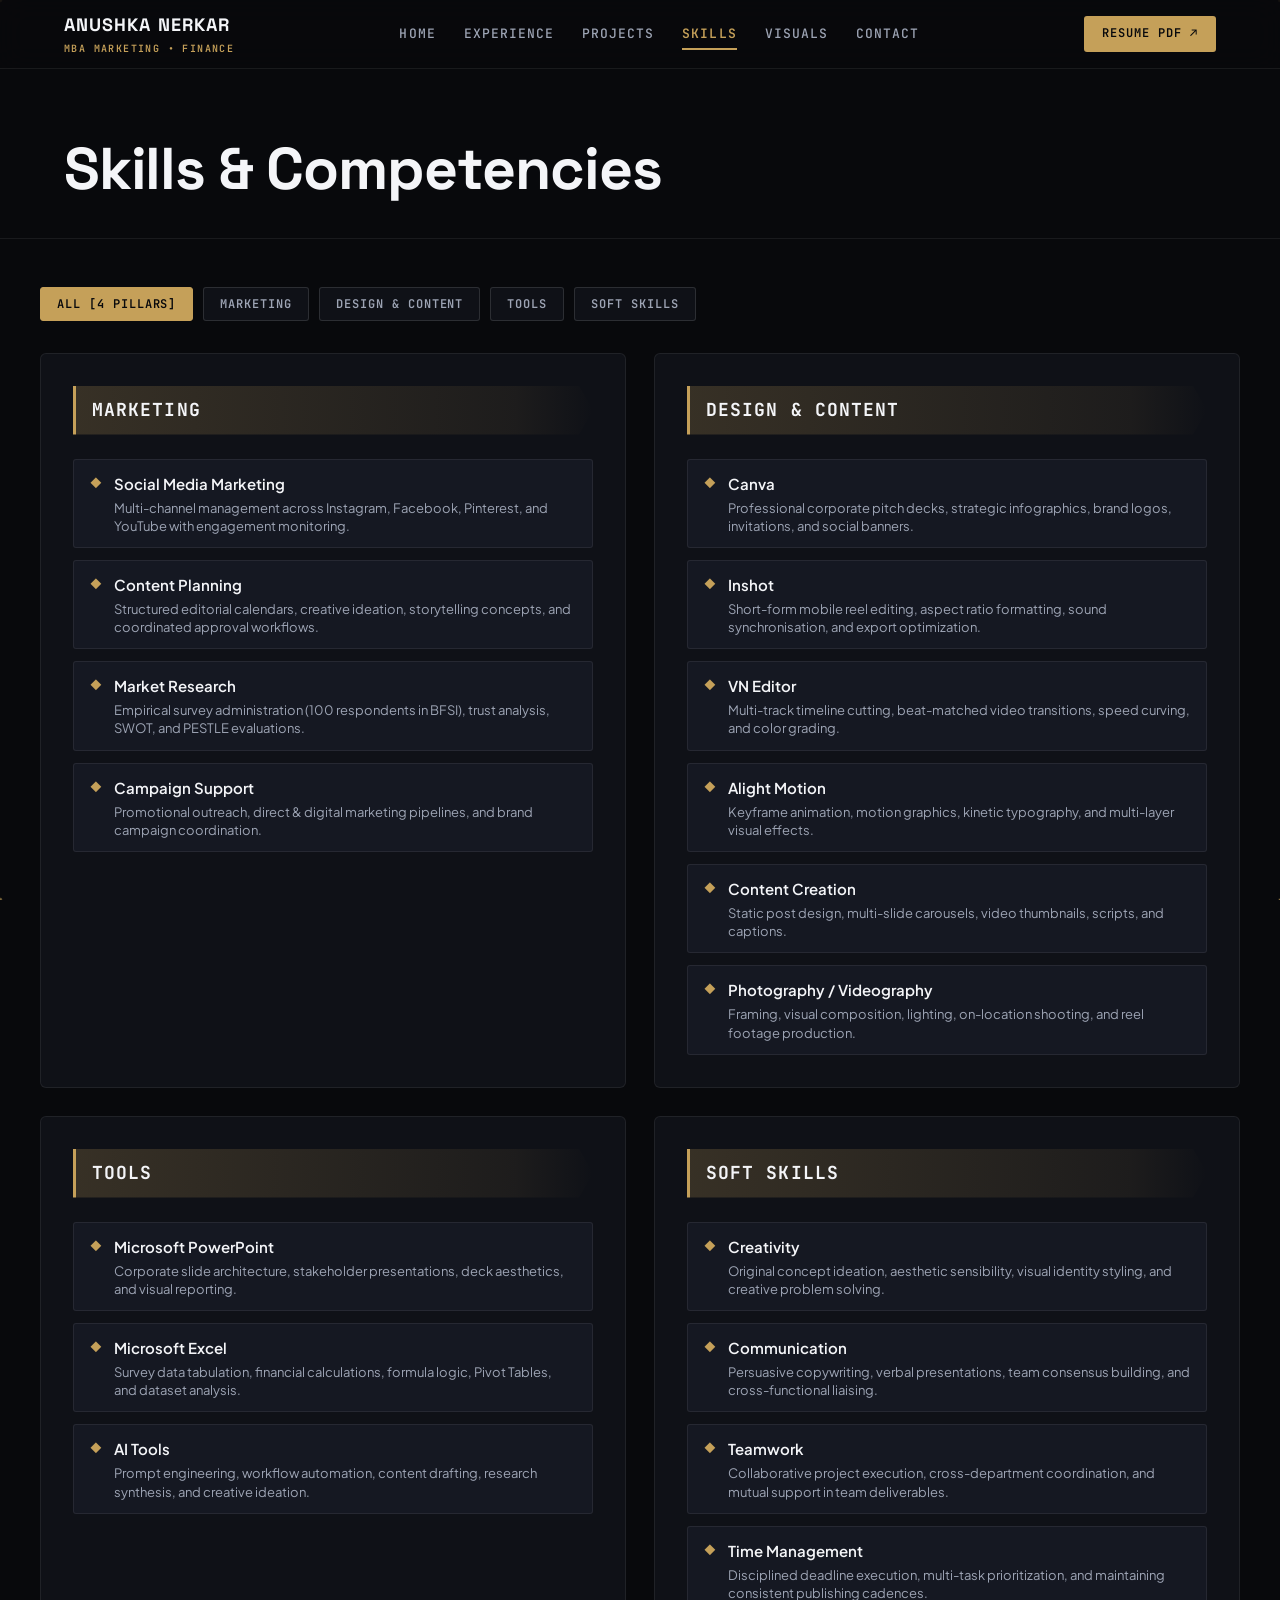
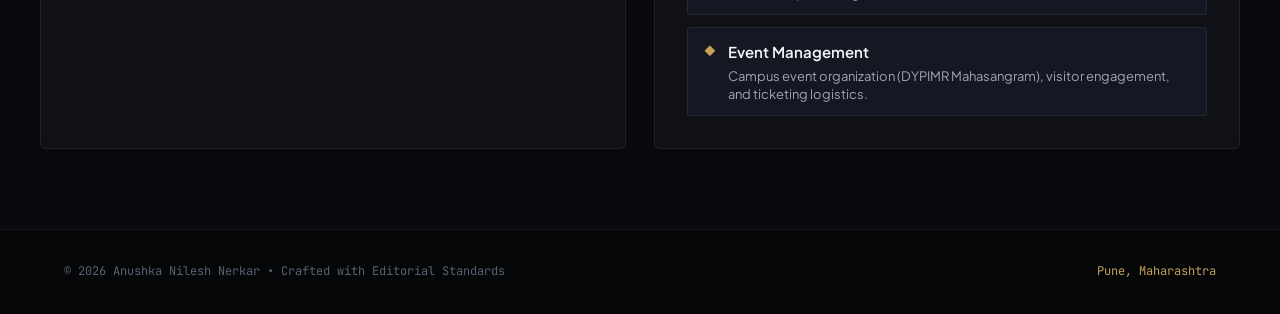
<file: skills.html>
<!DOCTYPE html>
<html lang="en">
<head>
  <meta charset="UTF-8">
  <meta name="viewport" content="width=device-width, initial-scale=1.0">
  <title>Skills & Core Competencies | Anushka Nerkar</title>
  <meta name="description" content="Strategic marketing, creative design suites, analytical software tools, and leadership competencies of Anushka Nerkar.">
  <link rel="stylesheet" href="style.css">
</head>
<body>

  <!-- Top Navigation -->
  <header class="top-nav">
    <div class="container nav-bar">
      <div class="nav-brand-group">
        <a href="index.html" class="brand-title">ANUSHKA NERKAR</a>
        <span class="brand-kicker">MBA MARKETING • FINANCE</span>
      </div>

      <nav class="nav-menu">
        <a href="index.html" class="nav-item">Home</a>
        <a href="experience.html" class="nav-item">Experience</a>
        <a href="projects.html" class="nav-item">Projects</a>
        <a href="skills.html" class="nav-item active">Skills</a>
        <a href="visuals.html" class="nav-item">Visuals</a>
        <a href="contact.html" class="nav-item">Contact</a>
      </nav>

      <a href="Anushka%20Nerkar%20Resume%20PDF.pdf" target="_blank" class="nav-resume-btn" download>
        <span>Resume PDF ↗</span>
      </a>
    </div>
  </header>

  <main>
    <!-- Page Header -->
    <section class="page-intro">
      <div class="container">
        <h1 class="page-main-heading">Skills & Competencies</h1>
      </div>
    </section>

    <!-- Skills Section -->
    <section class="container skills-wrapper" style="padding-bottom: 80px;">
      
      <!-- Interactive Filter Bar -->
      <div class="bento-filter-bar">
        <button class="bento-filter-btn active" data-filter="all">All [4 Pillars]</button>
        <button class="bento-filter-btn" data-filter="marketing">Marketing</button>
        <button class="bento-filter-btn" data-filter="design">Design & Content</button>
        <button class="bento-filter-btn" data-filter="tools">Tools</button>
        <button class="bento-filter-btn" data-filter="soft-skills">Soft Skills</button>
      </div>

      <!-- 4 Chevron Cards Grid -->
      <div class="chevron-grid" id="skills-grid">
        
        <!-- Pillar 1: Marketing -->
        <article class="chevron-card" data-category="marketing">
          <div class="chevron-header-ribbon">
            <h2 class="chevron-title">Marketing</h2>
          </div>
          <ul class="subskill-list">
            <li class="subskill-item">
              <span class="subskill-bullet">◆</span>
              <div>
                <div class="subskill-name">Social Media Marketing</div>
                <div class="subskill-desc">Multi-channel management across Instagram, Facebook, Pinterest, and YouTube with engagement monitoring.</div>
              </div>
            </li>
            <li class="subskill-item">
              <span class="subskill-bullet">◆</span>
              <div>
                <div class="subskill-name">Content Planning</div>
                <div class="subskill-desc">Structured editorial calendars, creative ideation, storytelling concepts, and coordinated approval workflows.</div>
              </div>
            </li>
            <li class="subskill-item">
              <span class="subskill-bullet">◆</span>
              <div>
                <div class="subskill-name">Market Research</div>
                <div class="subskill-desc">Empirical survey administration (100 respondents in BFSI), trust analysis, SWOT, and PESTLE evaluations.</div>
              </div>
            </li>
            <li class="subskill-item">
              <span class="subskill-bullet">◆</span>
              <div>
                <div class="subskill-name">Campaign Support</div>
                <div class="subskill-desc">Promotional outreach, direct & digital marketing pipelines, and brand campaign coordination.</div>
              </div>
            </li>
          </ul>
        </article>

        <!-- Pillar 2: Design & Content -->
        <article class="chevron-card" data-category="design">
          <div class="chevron-header-ribbon">
            <h2 class="chevron-title">Design & Content</h2>
          </div>
          <ul class="subskill-list">
            <li class="subskill-item">
              <span class="subskill-bullet">◆</span>
              <div>
                <div class="subskill-name">Canva</div>
                <div class="subskill-desc">Professional corporate pitch decks, strategic infographics, brand logos, invitations, and social banners.</div>
              </div>
            </li>
            <li class="subskill-item">
              <span class="subskill-bullet">◆</span>
              <div>
                <div class="subskill-name">Inshot</div>
                <div class="subskill-desc">Short-form mobile reel editing, aspect ratio formatting, sound synchronisation, and export optimization.</div>
              </div>
            </li>
            <li class="subskill-item">
              <span class="subskill-bullet">◆</span>
              <div>
                <div class="subskill-name">VN Editor</div>
                <div class="subskill-desc">Multi-track timeline cutting, beat-matched video transitions, speed curving, and color grading.</div>
              </div>
            </li>
            <li class="subskill-item">
              <span class="subskill-bullet">◆</span>
              <div>
                <div class="subskill-name">Alight Motion</div>
                <div class="subskill-desc">Keyframe animation, motion graphics, kinetic typography, and multi-layer visual effects.</div>
              </div>
            </li>
            <li class="subskill-item">
              <span class="subskill-bullet">◆</span>
              <div>
                <div class="subskill-name">Content Creation</div>
                <div class="subskill-desc">Static post design, multi-slide carousels, video thumbnails, scripts, and captions.</div>
              </div>
            </li>
            <li class="subskill-item">
              <span class="subskill-bullet">◆</span>
              <div>
                <div class="subskill-name">Photography / Videography</div>
                <div class="subskill-desc">Framing, visual composition, lighting, on-location shooting, and reel footage production.</div>
              </div>
            </li>
          </ul>
        </article>

        <!-- Pillar 3: Tools -->
        <article class="chevron-card" data-category="tools">
          <div class="chevron-header-ribbon">
            <h2 class="chevron-title">Tools</h2>
          </div>
          <ul class="subskill-list">
            <li class="subskill-item">
              <span class="subskill-bullet">◆</span>
              <div>
                <div class="subskill-name">Microsoft PowerPoint</div>
                <div class="subskill-desc">Corporate slide architecture, stakeholder presentations, deck aesthetics, and visual reporting.</div>
              </div>
            </li>
            <li class="subskill-item">
              <span class="subskill-bullet">◆</span>
              <div>
                <div class="subskill-name">Microsoft Excel</div>
                <div class="subskill-desc">Survey data tabulation, financial calculations, formula logic, Pivot Tables, and dataset analysis.</div>
              </div>
            </li>
            <li class="subskill-item">
              <span class="subskill-bullet">◆</span>
              <div>
                <div class="subskill-name">AI Tools</div>
                <div class="subskill-desc">Prompt engineering, workflow automation, content drafting, research synthesis, and creative ideation.</div>
              </div>
            </li>
          </ul>
        </article>

        <!-- Pillar 4: Soft Skills -->
        <article class="chevron-card" data-category="soft-skills">
          <div class="chevron-header-ribbon">
            <h2 class="chevron-title">Soft Skills</h2>
          </div>
          <ul class="subskill-list">
            <li class="subskill-item">
              <span class="subskill-bullet">◆</span>
              <div>
                <div class="subskill-name">Creativity</div>
                <div class="subskill-desc">Original concept ideation, aesthetic sensibility, visual identity styling, and creative problem solving.</div>
              </div>
            </li>
            <li class="subskill-item">
              <span class="subskill-bullet">◆</span>
              <div>
                <div class="subskill-name">Communication</div>
                <div class="subskill-desc">Persuasive copywriting, verbal presentations, team consensus building, and cross-functional liaising.</div>
              </div>
            </li>
            <li class="subskill-item">
              <span class="subskill-bullet">◆</span>
              <div>
                <div class="subskill-name">Teamwork</div>
                <div class="subskill-desc">Collaborative project execution, cross-department coordination, and mutual support in team deliverables.</div>
              </div>
            </li>
            <li class="subskill-item">
              <span class="subskill-bullet">◆</span>
              <div>
                <div class="subskill-name">Time Management</div>
                <div class="subskill-desc">Disciplined deadline execution, multi-task prioritization, and maintaining consistent publishing cadences.</div>
              </div>
            </li>
            <li class="subskill-item">
              <span class="subskill-bullet">◆</span>
              <div>
                <div class="subskill-name">Event Management</div>
                <div class="subskill-desc">Campus event organization (DYPIMR Mahasangram), visitor engagement, and ticketing logistics.</div>
              </div>
            </li>
          </ul>
        </article>

      </div>
    </section>
  </main>

  <!-- Site Footer -->
  <footer class="site-footer">
    <div class="container footer-row">
      <div>© 2026 Anushka Nilesh Nerkar • Crafted with Editorial Standards</div>
      <div class="footer-loc">Pune, Maharashtra</div>
    </div>
  </footer>

  <script>
    document.querySelectorAll('.bento-filter-btn').forEach(btn => {
      btn.addEventListener('click', () => {
        document.querySelectorAll('.bento-filter-btn').forEach(b => b.classList.remove('active'));
        btn.classList.add('active');
        const filter = btn.dataset.filter;
        
        document.querySelectorAll('.chevron-card').forEach(card => {
          if (filter === 'all' || card.dataset.category === filter) {
            card.style.display = 'flex';
          } else {
            card.style.display = 'none';
          }
        });
      });
    });
  </script>
  <script src="transitions.js"></script>
</body>
</html>
</file>
<file: style.css>
/* ==========================================================================
   ANUSHKA NERKAR — PREMIUM GEN-Z EDITORIAL DESIGN SYSTEM
   Bespoke Luxury Motion & Architectural Layout Architecture
   - Palette: Muted Champagne Bronze (#c5a059) & Deep Carbon Obsidian (#08090c)
   - Typography: Space Grotesk (Tall, Architectural) + Plus Jakarta Sans + JetBrains Mono
   - Interactions: Fluid Non-Intrusive Magnetic Cursor + Scroll-Driven Stacking Deck
   - Motion: Jitter-Free Silky Page Transitions & Subtle 3D Card Depth
   ========================================================================== */

@import url('https://fonts.googleapis.com/css2?family=Plus+Jakarta+Sans:wght@300;400;500;600;700&family=Space+Grotesk:wght@500;600;700&family=JetBrains+Mono:wght@400;500;600&display=swap');

:root {
  /* Obsidian Ground & Surface Hierarchy */
  --bg-ground: #08090c;
  --bg-surface: #0f1117;
  --bg-surface-elevated: #151822;
  --bg-surface-hover: #1c202d;

  /* Ink & Typography Roles */
  --ink-primary: #f4f5f8;
  --ink-secondary: #9da4b4;
  --ink-tertiary: #5a6172;
  --ink-inverse: #08090c;

  /* Muted Champagne Bronze Palette (Refined & Luxury — No Screaming Yellow) */
  --accent-base: #c5a059;       /* Muted Champagne Bronze */
  --accent-light: #d8b672;      /* Luminous Soft Bronze */
  --accent-deep: #9a7836;       /* Deep Antique Gold */
  --accent-glow: rgba(197, 160, 89, 0.16);

  /* Architectural Hairlines & Dividers */
  --line-subtle: rgba(255, 255, 255, 0.07);
  --line-medium: rgba(255, 255, 255, 0.12);
  --line-strong: rgba(255, 255, 255, 0.2);
  --line-accent: rgba(197, 160, 89, 0.35);

  /* Typography Stacks (Tall, Poised & Editorial) */
  --font-heading: 'Space Grotesk', -apple-system, BlinkMacSystemFont, sans-serif;
  --font-body: 'Plus Jakarta Sans', -apple-system, BlinkMacSystemFont, sans-serif;
  --font-mono: 'JetBrains Mono', ui-monospace, monospace;

  /* Layout Boundaries */
  --container-max: 1200px;
  --gutter: 24px;
  --radius-xs: 3px;
  --radius-sm: 6px;
  --radius-md: 10px;
  --radius-lg: 16px;

  /* Motion & Easing Curves */
  --ease-snappy: cubic-bezier(0.16, 1, 0.3, 1);
  --ease-smooth: cubic-bezier(0.25, 1, 0.5, 1);
  --duration-fast: 160ms;
  --duration-normal: 260ms;
}

/* --------------------------------------------------------------------------
   Reset & Document Base
   -------------------------------------------------------------------------- */
*, *::before, *::after {
  box-sizing: border-box;
  margin: 0;
  padding: 0;
  cursor: none !important; /* Hide OS cursor completely everywhere */
}

html, body, a, button, input, select, textarea, [role="button"] {
  cursor: none !important;
}

html {
  font-family: var(--font-body);
  background-color: var(--bg-ground);
  color: var(--ink-primary);
  line-height: 1.6;
  text-rendering: optimizeLegibility;
  -webkit-font-smoothing: antialiased;
  -moz-osx-font-smoothing: grayscale;
  scroll-behavior: smooth;
}

body {
  min-height: 100vh;
  display: flex;
  flex-direction: column;
  background-color: var(--bg-ground);
  overflow-x: hidden;
  opacity: 1;
  transition: opacity 160ms var(--ease-smooth);
}

body.page-exiting {
  opacity: 0;
}

/* Fixed Background Canvas (Zero Layout Space) */
#ambient-mesh-canvas {
  position: fixed !important;
  top: 0 !important;
  left: 0 !important;
  width: 100vw !important;
  height: 100vh !important;
  pointer-events: none !important;
  z-index: 0 !important;
  display: block !important;
}

/* --------------------------------------------------------------------------
   Aerodynamic Dart Cursor & Satellite Particle (#c5a059 Champagne Bronze)
   -------------------------------------------------------------------------- */
.aerodynamic-dart-cursor {
  position: fixed;
  top: 0;
  left: 0;
  width: 22px;
  height: 22px;
  margin-top: -2px;
  margin-left: -3px;
  pointer-events: none;
  z-index: 999999;
  opacity: 0;
  will-change: transform;
  filter: drop-shadow(0 3px 10px rgba(197, 160, 89, 0.55)) drop-shadow(0 2px 5px rgba(0, 0, 0, 0.8));
}

.dart-svg {
  width: 100%;
  height: 100%;
  display: block;
  transition: transform 0.2s var(--ease-snappy);
}

.aerodynamic-dart-cursor.cursor-active .dart-svg {
  transform: rotate(-10deg) scale(1.15);
}

@media (hover: none), (pointer: coarse) {
  *, html, body, a, button {
    cursor: auto !important;
  }
  .aerodynamic-dart-cursor {
    display: none !important;
  }
}

/* --------------------------------------------------------------------------
   Unified Premium Navigation Bar (All Pages)
   -------------------------------------------------------------------------- */
.top-nav {
  position: sticky;
  top: 0;
  z-index: 1000;
  background-color: rgba(8, 9, 12, 0.88);
  backdrop-filter: blur(14px);
  -webkit-backdrop-filter: blur(14px);
  border-bottom: 1px solid var(--line-subtle);
  transition: border-color var(--duration-normal);
}

.nav-bar {
  display: flex;
  align-items: center;
  justify-content: space-between;
  height: 68px;
}

.nav-brand-group {
  display: flex;
  flex-direction: column;
  gap: 2px;
}

.brand-title {
  font-family: var(--font-heading);
  font-size: 1.125rem;
  font-weight: 700;
  letter-spacing: 0.06em;
  color: var(--ink-primary);
  text-decoration: none;
  text-transform: uppercase;
  transition: color var(--duration-fast);
}

.brand-title:hover {
  color: var(--accent-base);
}

.brand-kicker {
  font-family: var(--font-mono);
  font-size: 0.625rem;
  font-weight: 600;
  letter-spacing: 0.14em;
  color: var(--accent-base);
  text-transform: uppercase;
}

.nav-menu {
  display: flex;
  align-items: center;
  gap: 28px;
}

.nav-item {
  font-family: var(--font-mono);
  font-size: 0.8125rem;
  font-weight: 500;
  letter-spacing: 0.08em;
  text-transform: uppercase;
  color: var(--ink-secondary);
  text-decoration: none;
  position: relative;
  padding: 6px 0;
  transition: color var(--duration-fast) var(--ease-snappy);
}

.nav-item::after {
  content: '';
  position: absolute;
  bottom: 0;
  left: 0;
  width: 0;
  height: 2px;
  background-color: var(--accent-base);
  transition: width 0.22s var(--ease-snappy);
}

.nav-item:hover {
  color: var(--ink-primary);
}

.nav-item:hover::after,
.nav-item.active::after {
  width: 100%;
}

.nav-item.active {
  color: var(--accent-base);
  font-weight: 600;
}

.nav-resume-btn {
  font-family: var(--font-mono);
  font-size: 0.75rem;
  font-weight: 600;
  letter-spacing: 0.08em;
  color: #08090c;
  background-color: var(--accent-base);
  text-decoration: none;
  text-transform: uppercase;
  padding: 8px 18px;
  border-radius: var(--radius-xs);
  display: inline-flex;
  align-items: center;
  gap: 6px;
  transition: all var(--duration-fast) var(--ease-snappy);
}

.nav-resume-btn:hover {
  background-color: #fff;
  color: #08090c;
  transform: translateY(-1px);
}

/* --------------------------------------------------------------------------
   Container & Editorial Page Header
   -------------------------------------------------------------------------- */
.container {
  width: 100%;
  max-width: var(--container-max);
  margin-left: auto;
  margin-right: auto;
  padding-left: var(--gutter);
  padding-right: var(--gutter);
}

.page-intro {
  padding: 68px 0 36px 0;
  border-bottom: 1px solid var(--line-subtle);
  position: relative;
}

.editorial-tag-bracket {
  font-family: var(--font-mono);
  font-size: 0.75rem;
  color: var(--accent-base);
  letter-spacing: 0.1em;
  text-transform: uppercase;
  display: inline-flex;
  align-items: center;
  gap: 8px;
  margin-bottom: 14px;
}

.editorial-tag-bracket .bracket-num {
  font-weight: 700;
}

.editorial-tag-bracket .bracket-rule {
  width: 20px;
  height: 1px;
  background-color: var(--accent-base);
  opacity: 0.6;
}

.page-main-heading {
  font-family: var(--font-heading);
  font-size: clamp(2.4rem, 4.6vw, 4rem);
  font-weight: 700;
  line-height: 1.1;
  letter-spacing: -0.02em;
  color: var(--ink-primary);
}

/* --------------------------------------------------------------------------
   1-by-1 Card Flight & Particle Dissolve Stage (Projects Page)
   -------------------------------------------------------------------------- */
.projects-stage-wrapper {
  position: relative;
  height: 280vh; /* Calibrated scroll runway for 3 key projects */
  margin-top: 20px;
}

.projects-stage-pinned {
  position: sticky;
  top: 76px;
  height: calc(100vh - 84px);
  display: flex;
  flex-direction: column;
  justify-content: center;
  align-items: center;
  overflow: hidden;
}

/* Stage HUD & Progress Bar */
.deck-stage-hud {
  display: flex;
  align-items: center;
  justify-content: space-between;
  width: 100%;
  max-width: var(--container-max);
  padding: 0 var(--gutter);
  margin-bottom: 24px;
  z-index: 20;
}

.deck-hud-counter {
  font-family: var(--font-mono);
  font-size: 0.8125rem;
  font-weight: 700;
  letter-spacing: 0.14em;
  color: var(--accent-base);
  text-transform: uppercase;
}

.deck-hud-controls {
  display: flex;
  align-items: center;
  gap: 12px;
}

.deck-hud-btn {
  font-family: var(--font-mono);
  font-size: 0.75rem;
  font-weight: 600;
  letter-spacing: 0.08em;
  text-transform: uppercase;
  color: var(--ink-secondary);
  background: var(--bg-surface);
  border: 1px solid var(--line-medium);
  padding: 8px 18px;
  border-radius: var(--radius-xs);
  cursor: pointer;
  transition: all var(--duration-fast);
}

.deck-hud-btn:hover {
  color: #08090c;
  background: var(--accent-base);
  border-color: var(--accent-base);
}

/* The Stage Card Viewport (Only 1 Active Card, Zero Clutter) */
.deck-card-stage {
  position: relative;
  width: 100%;
  max-width: var(--container-max);
  padding: 0 var(--gutter);
  height: 520px;
  display: flex;
  align-items: center;
  justify-content: center;
  perspective: 1200px;
}

.stage-deck-card {
  position: absolute;
  width: calc(100% - (var(--gutter) * 2));
  max-width: var(--container-max);
  background-color: #0c0e14; /* 100% Solid Opaque Carbon — ZERO see-through */
  border: 1px solid var(--line-medium);
  border-radius: var(--radius-md);
  padding: 38px 42px;
  box-shadow: 0 24px 60px rgba(0, 0, 0, 0.85);
  transition: transform 0.45s cubic-bezier(0.16, 1, 0.3, 1), opacity 0.4s ease, border-color 0.25s ease;
  will-change: transform, opacity;
  opacity: 0;
  pointer-events: none;
  transform: translateY(80px) scale(0.92);
}

.stage-deck-card.is-active {
  opacity: 1;
  pointer-events: auto;
  transform: translateY(0) scale(1);
  border-color: rgba(197, 160, 89, 0.45);
}

.stage-deck-card.flying-away {
  transform: perspective(1200px) translateY(-320px) translateZ(90px) rotateX(22deg) scale(0.85);
  opacity: 0;
  pointer-events: none;
}

#deck-flight-canvas {
  position: fixed;
  inset: 0;
  pointer-events: none;
  z-index: 500;
}

.deck-card-grid {
  display: grid;
  grid-template-columns: 1.5fr 1fr;
  gap: 36px;
  align-items: stretch;
}

@media (max-width: 860px) {
  .deck-card-grid {
    grid-template-columns: 1fr;
    gap: 24px;
  }
  .sticky-deck-card {
    padding: 28px 24px;
  }
}

.card-top-meta {
  display: flex;
  align-items: center;
  justify-content: space-between;
  margin-bottom: 12px;
}

.card-domain-badge {
  font-family: var(--font-mono);
  font-size: 0.6875rem;
  font-weight: 600;
  letter-spacing: 0.12em;
  text-transform: uppercase;
  color: var(--accent-base);
}

.card-code {
  font-family: var(--font-mono);
  font-size: 0.75rem;
  font-weight: 700;
  color: var(--ink-tertiary);
}

.card-title {
  font-family: var(--font-heading);
  font-size: clamp(1.4rem, 2.5vw, 1.95rem);
  font-weight: 700;
  color: var(--ink-primary);
  line-height: 1.2;
  margin-bottom: 14px;
}

.card-desc {
  font-size: 0.9375rem;
  line-height: 1.6;
  color: var(--ink-secondary);
  margin-bottom: 20px;
}

.card-specs-table {
  display: flex;
  flex-direction: column;
  gap: 8px;
  border-top: 1px solid var(--line-subtle);
  padding-top: 16px;
}

.spec-line {
  display: flex;
  justify-content: space-between;
  font-family: var(--font-mono);
  font-size: 0.75rem;
}

.spec-line-key { color: var(--ink-tertiary); }
.spec-line-val { color: var(--ink-primary); font-weight: 500; }

.card-side-preview {
  background-color: var(--bg-surface-elevated);
  border: 1px solid var(--line-subtle);
  border-radius: var(--radius-sm);
  padding: 24px;
  display: flex;
  flex-direction: column;
  justify-content: space-between;
}

.side-preview-header {
  font-family: var(--font-mono);
  font-size: 0.6875rem;
  font-weight: 700;
  letter-spacing: 0.1em;
  text-transform: uppercase;
  color: var(--accent-base);
  margin-bottom: 8px;
}

.side-preview-highlight {
  font-size: 0.9375rem;
  font-style: italic;
  color: var(--ink-secondary);
  line-height: 1.5;
  margin-bottom: 20px;
}

.card-side-gallery {
  display: grid;
  grid-template-columns: repeat(2, 1fr);
  gap: 8px;
  margin: 10px 0 16px;
}

.card-gallery-thumb {
  width: 100%;
  height: 72px;
  object-fit: cover;
  border-radius: var(--radius-xs);
  border: 1px solid var(--line-subtle);
  cursor: pointer;
  transition: transform var(--duration-fast), border-color var(--duration-fast);
}

.card-gallery-thumb:hover {
  transform: scale(1.04);
  border-color: var(--accent-base);
}

/* Buttons */
.btn-primary {
  font-family: var(--font-mono);
  font-size: 0.75rem;
  font-weight: 600;
  letter-spacing: 0.08em;
  text-transform: uppercase;
  text-decoration: none;
  color: #08090c;
  background-color: var(--accent-base);
  padding: 11px 20px;
  border-radius: var(--radius-xs);
  display: inline-flex;
  align-items: center;
  justify-content: center;
  gap: 8px;
  transition: all var(--duration-fast) var(--ease-snappy);
  cursor: pointer;
  border: none;
}

.btn-primary:hover {
  background-color: #fff;
  color: #08090c;
  transform: translateY(-1px);
}

.btn-secondary {
  font-family: var(--font-mono);
  font-size: 0.75rem;
  font-weight: 600;
  letter-spacing: 0.08em;
  text-transform: uppercase;
  text-decoration: none;
  color: var(--ink-primary);
  background-color: var(--bg-surface);
  border: 1px solid var(--line-medium);
  padding: 10px 18px;
  border-radius: var(--radius-xs);
  display: inline-flex;
  align-items: center;
  justify-content: center;
  gap: 8px;
  transition: all var(--duration-fast) var(--ease-snappy);
  cursor: pointer;
}

.btn-secondary:hover {
  border-color: var(--accent-base);
  color: var(--accent-base);
}

/* --------------------------------------------------------------------------
   Skills Bento Toolkit Grid (Skills Page)
   -------------------------------------------------------------------------- */
.skills-wrapper {
  padding: 48px 0 100px 0;
}

.bento-filter-bar {
  display: flex;
  align-items: center;
  gap: 10px;
  margin-bottom: 32px;
  flex-wrap: wrap;
}

/* Chevron Skill Architecture */
.chevron-grid {
  display: grid;
  grid-template-columns: repeat(2, 1fr);
  gap: 28px;
  margin-top: 12px;
}

@media (max-width: 860px) {
  .chevron-grid {
    grid-template-columns: 1fr;
    gap: 20px;
  }
}

.chevron-card {
  background: var(--bg-surface);
  border: 1px solid var(--line-subtle);
  border-radius: var(--radius-sm);
  padding: 32px;
  position: relative;
  overflow: hidden;
  transition: all var(--duration-fast) var(--ease-snappy);
  display: flex;
  flex-direction: column;
}

.chevron-card:hover {
  border-color: var(--accent-base);
  transform: translateY(-4px);
  box-shadow: 0 12px 30px rgba(0, 0, 0, 0.5), 0 0 20px rgba(197, 160, 89, 0.12);
}

.chevron-header-ribbon {
  display: inline-flex;
  align-items: center;
  background: linear-gradient(90deg, rgba(197, 160, 89, 0.22) 0%, rgba(197, 160, 89, 0.08) 85%, transparent 100%);
  border-left: 3px solid var(--accent-base);
  padding: 10px 28px 10px 16px;
  margin-bottom: 24px;
  position: relative;
  clip-path: polygon(0% 0%, calc(100% - 14px) 0%, 100% 50%, calc(100% - 14px) 100%, 0% 100%);
}

.chevron-title {
  font-family: var(--font-mono);
  font-size: 1.125rem;
  font-weight: 700;
  letter-spacing: 0.06em;
  color: var(--ink-primary);
  text-transform: uppercase;
}

.subskill-list {
  list-style: none;
  padding: 0;
  margin: 0;
  display: flex;
  flex-direction: column;
  gap: 12px;
}

.subskill-item {
  display: flex;
  align-items: flex-start;
  gap: 12px;
  padding: 12px 16px;
  background: var(--bg-surface-elevated);
  border: 1px solid var(--line-subtle);
  border-radius: var(--radius-xs);
  transition: all var(--duration-fast);
}

.subskill-item:hover {
  border-color: rgba(197, 160, 89, 0.45);
  background: rgba(197, 160, 89, 0.05);
}

.subskill-bullet {
  color: var(--accent-base);
  font-size: 0.875rem;
  line-height: 1.4;
  margin-top: 1px;
}

.subskill-name {
  font-weight: 600;
  font-size: 0.9375rem;
  color: var(--ink-primary);
}

.subskill-desc {
  font-size: 0.8125rem;
  color: var(--ink-secondary);
  margin-top: 3px;
  line-height: 1.4;
}

.bento-filter-btn {
  font-family: var(--font-mono);
  font-size: 0.75rem;
  font-weight: 600;
  letter-spacing: 0.08em;
  text-transform: uppercase;
  color: var(--ink-secondary);
  background-color: var(--bg-surface);
  border: 1px solid var(--line-medium);
  padding: 8px 16px;
  border-radius: var(--radius-xs);
  cursor: pointer;
  transition: all var(--duration-fast);
}

.bento-filter-btn:hover {
  color: var(--ink-primary);
  border-color: var(--accent-base);
}

.bento-filter-btn.active {
  color: #08090c;
  background-color: var(--accent-base);
  border-color: var(--accent-base);
}

.skills-bento-grid {
  display: grid;
  grid-template-columns: repeat(12, 1fr);
  gap: 20px;
}

.bento-card {
  background-color: var(--bg-surface);
  border: 1px solid var(--line-subtle);
  border-radius: var(--radius-sm);
  padding: 28px;
  display: flex;
  flex-direction: column;
  justify-content: space-between;
  transition: border-color var(--duration-fast), transform var(--duration-fast);
}

.bento-card:hover {
  border-color: rgba(197, 160, 89, 0.4);
  transform: translateY(-2px);
}

.bento-span-4 { grid-column: span 4; }
.bento-span-6 { grid-column: span 6; }
.bento-span-8 { grid-column: span 8; }
.bento-span-12 { grid-column: span 12; }

@media (max-width: 960px) {
  .bento-span-4, .bento-span-6, .bento-span-8 { grid-column: span 6; }
}

@media (max-width: 680px) {
  .bento-span-4, .bento-span-6, .bento-span-8, .bento-span-12 { grid-column: span 12; }
}

.bento-top-row {
  display: flex;
  align-items: flex-start;
  justify-content: space-between;
  margin-bottom: 12px;
  gap: 12px;
}

.bento-tool-title {
  font-family: var(--font-heading);
  font-size: 1.25rem;
  font-weight: 700;
  color: var(--ink-primary);
}

.bento-status-tag {
  font-family: var(--font-mono);
  font-size: 0.625rem;
  font-weight: 600;
  letter-spacing: 0.08em;
  text-transform: uppercase;
  padding: 3px 8px;
  border-radius: var(--radius-xs);
  border: 1px solid rgba(197, 160, 89, 0.3);
  color: var(--accent-base);
  background-color: rgba(197, 160, 89, 0.05);
}

.bento-tool-desc {
  font-size: 0.9375rem;
  line-height: 1.6;
  color: var(--ink-secondary);
  margin-bottom: 20px;
}

.bento-meta-footer {
  display: flex;
  justify-content: space-between;
  align-items: center;
  font-family: var(--font-mono);
  font-size: 0.6875rem;
  color: var(--ink-tertiary);
  border-top: 1px solid var(--line-subtle);
  padding-top: 12px;
}

/* --------------------------------------------------------------------------
   Corporate Experience Layout (Experience Page)
   -------------------------------------------------------------------------- */
.experience-layout {
  padding: 48px 0 100px 0;
  display: flex;
  flex-direction: column;
  gap: 40px;
}

.experience-hero-card {
  background-color: var(--bg-surface);
  border: 1px solid var(--line-medium);
  border-radius: var(--radius-md);
  padding: 36px 40px;
  transition: border-color var(--duration-fast);
}

.experience-hero-card:hover {
  border-color: rgba(197, 160, 89, 0.4);
}

.exp-period-stamp {
  font-family: var(--font-mono);
  font-size: 0.6875rem;
  font-weight: 600;
  letter-spacing: 0.1em;
  text-transform: uppercase;
  color: var(--accent-base);
  margin-bottom: 8px;
}

.exp-headline-group {
  display: flex;
  align-items: flex-start;
  justify-content: space-between;
  margin-bottom: 24px;
  flex-wrap: wrap;
  gap: 12px;
}

.exp-org-title {
  font-family: var(--font-heading);
  font-size: clamp(1.8rem, 3.2vw, 2.3rem);
  font-weight: 700;
  color: var(--ink-primary);
  line-height: 1.15;
}

.exp-role-title {
  font-family: var(--font-mono);
  font-size: 0.875rem;
  font-weight: 500;
  color: var(--ink-secondary);
  margin-top: 4px;
}

.exp-achievement-list {
  display: flex;
  flex-direction: column;
  gap: 12px;
  margin-bottom: 24px;
}

.exp-achievement-row {
  display: flex;
  align-items: flex-start;
  gap: 14px;
  font-size: 0.9375rem;
  line-height: 1.6;
  color: var(--ink-secondary);
}

.achieve-index {
  font-family: var(--font-mono);
  font-size: 0.75rem;
  font-weight: 700;
  color: var(--accent-base);
  margin-top: 2px;
  flex-shrink: 0;
}

.exp-tag-strip {
  display: flex;
  flex-wrap: wrap;
  gap: 10px;
  padding-top: 18px;
  border-top: 1px solid var(--line-subtle);
}

.exp-tag {
  font-family: var(--font-mono);
  font-size: 0.6875rem;
  font-weight: 500;
  letter-spacing: 0.06em;
  color: var(--ink-secondary);
  background-color: var(--bg-surface-elevated);
  border: 1px solid var(--line-subtle);
  padding: 4px 12px;
  border-radius: var(--radius-xs);
}

/* Academic Credentials Block */
.education-block {
  background-color: var(--bg-surface);
  border: 1px solid var(--line-medium);
  border-radius: var(--radius-md);
  padding: 40px;
}

.edu-grid {
  display: grid;
  grid-template-columns: repeat(2, 1fr);
  gap: 24px;
  margin-top: 24px;
}

@media (max-width: 768px) {
  .edu-grid { grid-template-columns: 1fr; }
  .experience-hero-card, .education-block { padding: 28px 24px; }
}

.edu-item {
  background-color: var(--bg-surface-elevated);
  border: 1px solid var(--line-subtle);
  border-radius: var(--radius-sm);
  padding: 24px;
  transition: border-color var(--duration-fast);
}

.edu-item:hover {
  border-color: rgba(197, 160, 89, 0.35);
}

.edu-year {
  font-family: var(--font-mono);
  font-size: 0.6875rem;
  font-weight: 600;
  letter-spacing: 0.1em;
  color: var(--accent-base);
  text-transform: uppercase;
}

.edu-degree {
  font-family: var(--font-heading);
  font-size: 1.125rem;
  font-weight: 700;
  color: var(--ink-primary);
  margin: 6px 0;
}

.edu-univ {
  font-size: 0.875rem;
  color: var(--ink-secondary);
  margin-bottom: 12px;
}

.edu-score {
  font-family: var(--font-mono);
  font-size: 0.8125rem;
  font-weight: 600;
  color: var(--accent-base);
  border: 1px solid rgba(197, 160, 89, 0.35);
  background-color: rgba(197, 160, 89, 0.05);
  padding: 3px 8px;
  border-radius: var(--radius-xs);
  display: inline-block;
}

/* --------------------------------------------------------------------------
   Visuals & Creative Collateral Gallery (Visuals Page)
   -------------------------------------------------------------------------- */
.gallery-stream {
  padding: 48px 0 120px 0;
  display: grid;
  grid-template-columns: repeat(2, 1fr);
  gap: 36px;
}

@media (max-width: 860px) {
  .gallery-stream {
    grid-template-columns: 1fr;
    gap: 28px;
  }
}

.gallery-tile {
  background-color: #0c0e14;
  border: 1px solid var(--line-medium);
  border-radius: var(--radius-md);
  overflow: hidden;
  cursor: pointer;
  display: flex;
  flex-direction: column;
  position: relative;
  transform-style: preserve-3d;
  box-shadow: 0 18px 48px rgba(0, 0, 0, 0.7);
  transition: transform 0.45s cubic-bezier(0.16, 1, 0.3, 1),
              box-shadow 0.45s ease,
              border-color 0.3s ease;
  will-change: transform;
}

.gallery-tile:hover {
  border-color: rgba(197, 160, 89, 0.55);
  box-shadow: 0 30px 80px rgba(0, 0, 0, 0.9), 0 0 28px rgba(197, 160, 89, 0.15);
}

.tile-media {
  position: relative;
  width: 100%;
  height: 520px; /* Ample vertical canvas for posters & square graphics */
  background: radial-gradient(circle at center, #151822 0%, #08090c 100%);
  overflow: hidden;
  display: flex;
  align-items: center;
  justify-content: center;
  padding: 24px;
  border-bottom: 1px solid var(--line-subtle);
}

.tile-img {
  max-width: 100%;
  max-height: 100%;
  width: auto;
  height: auto;
  object-fit: contain; /* SHOW 100% OF THE POSTER, ZERO CROPPING! */
  border-radius: 4px;
  box-shadow: 0 12px 36px rgba(0, 0, 0, 0.8);
  transition: transform 0.5s cubic-bezier(0.16, 1, 0.3, 1), filter 0.5s ease;
  will-change: transform;
}

.gallery-tile:hover .tile-img {
  transform: scale(1.04) translateY(-4px);
  filter: drop-shadow(0 16px 32px rgba(0, 0, 0, 0.9));
}

/* Floating Inspect Pill on Artwork Hover */
.tile-hover-overlay {
  position: absolute;
  inset: 0;
  background: rgba(8, 9, 12, 0.4);
  backdrop-filter: blur(2px);
  -webkit-backdrop-filter: blur(2px);
  display: flex;
  align-items: center;
  justify-content: center;
  opacity: 0;
  transition: opacity 0.3s var(--ease-snappy);
  pointer-events: none;
  z-index: 5;
}

.gallery-tile:hover .tile-hover-overlay {
  opacity: 1;
}

.tile-inspect-pill {
  font-family: var(--font-mono);
  font-size: 0.75rem;
  font-weight: 700;
  letter-spacing: 0.1em;
  text-transform: uppercase;
  color: #08090c;
  background: var(--accent-base);
  padding: 10px 22px;
  border-radius: 999px;
  box-shadow: 0 8px 24px rgba(197, 160, 89, 0.5);
  transform: translateY(12px) scale(0.9);
  transition: transform 0.35s cubic-bezier(0.16, 1, 0.3, 1);
}

.gallery-tile:hover .tile-inspect-pill {
  transform: translateY(0) scale(1);
}

/* Subgrid Gallery Enhancements for Multi-Photo & Video Showcases */
.photo-subgrid {
  display: grid;
  grid-template-columns: repeat(3, 1fr);
  gap: 10px;
  width: 100%;
  padding: 18px;
  background: radial-gradient(circle at center, #151822 0%, #08090c 100%);
  border-bottom: 1px solid var(--line-subtle);
}

@media (max-width: 640px) {
  .photo-subgrid {
    grid-template-columns: repeat(2, 1fr);
  }
}

.photo-subgrid-thumb {
  width: 100%;
  height: 140px;
  object-fit: cover;
  border-radius: var(--radius-xs);
  border: 1px solid var(--line-subtle);
  cursor: pointer;
  transition: transform var(--duration-fast), border-color var(--duration-fast);
}

.photo-subgrid-thumb:hover {
  transform: scale(1.04);
  border-color: var(--accent-base);
}

.video-subgrid {
  display: grid;
  grid-template-columns: repeat(2, 1fr);
  gap: 12px;
  width: 100%;
  padding: 18px;
  background: radial-gradient(circle at center, #151822 0%, #08090c 100%);
  border-bottom: 1px solid var(--line-subtle);
}

.video-subgrid-thumb {
  width: 100%;
  height: 220px;
  object-fit: cover;
  border-radius: var(--radius-xs);
  border: 1px solid var(--line-subtle);
  cursor: pointer;
  transition: transform var(--duration-fast), border-color var(--duration-fast);
}

.video-subgrid-thumb:hover {
  transform: scale(1.03);
  border-color: var(--accent-base);
}

.video-cta-banner {
  display: flex;
  align-items: center;
  justify-content: center;
  gap: 12px;
  margin: 10px 0 4px;
  padding: 10px 16px;
  background: rgba(197, 160, 89, 0.08);
  border: 1px solid rgba(197, 160, 89, 0.28);
  border-radius: var(--radius-xs);
  text-decoration: none;
  transition: all var(--duration-fast);
}

.video-cta-banner:hover {
  background: rgba(197, 160, 89, 0.16);
  border-color: var(--accent-base);
}

.video-cta-gif {
  height: 20px;
  width: auto;
  object-fit: contain;
}

.video-cta-text {
  font-family: var(--font-mono);
  font-size: 0.8125rem;
  font-weight: 700;
  letter-spacing: 0.08em;
  color: var(--accent-base);
  text-transform: uppercase;
}

/* Video Play Overlay Indicator */
.video-play-badge {
  position: absolute;
  width: 56px;
  height: 56px;
  border-radius: 50%;
  background: rgba(12, 14, 20, 0.75);
  border: 2px solid var(--accent-base);
  color: var(--accent-base);
  display: flex;
  align-items: center;
  justify-content: center;
  font-size: 1.25rem;
  box-shadow: 0 8px 24px rgba(0, 0, 0, 0.6), 0 0 20px rgba(197, 160, 89, 0.3);
  transition: transform var(--duration-fast), background-color var(--duration-fast);
  pointer-events: none;
  z-index: 3;
}

.gallery-tile:hover .video-play-badge {
  transform: scale(1.15);
  background: var(--accent-base);
  color: #0c0e14;
}

.tile-caption {
  padding: 24px 28px;
  display: flex;
  flex-direction: column;
  gap: 10px;
  background-color: #0c0e14;
  position: relative;
  z-index: 2;
}

.tile-top-row {
  display: flex;
  align-items: center;
  justify-content: space-between;
}

.tile-category {
  font-family: var(--font-mono);
  font-size: 0.6875rem;
  font-weight: 600;
  letter-spacing: 0.1em;
  color: var(--accent-base);
  text-transform: uppercase;
}

.tile-index-tag {
  font-family: var(--font-mono);
  font-size: 0.6875rem;
  color: var(--ink-tertiary);
  letter-spacing: 0.08em;
}

.tile-title {
  font-family: var(--font-heading);
  font-size: 1.25rem;
  font-weight: 700;
  color: var(--ink-primary);
  line-height: 1.3;
}

.tile-desc {
  font-size: 0.875rem;
  color: var(--ink-secondary);
  line-height: 1.6;
}

.tile-action-footer {
  display: flex;
  align-items: center;
  justify-content: space-between;
  margin-top: 6px;
  padding-top: 12px;
  border-top: 1px solid var(--line-subtle);
  font-family: var(--font-mono);
  font-size: 0.75rem;
  color: var(--accent-base);
  font-weight: 600;
  letter-spacing: 0.06em;
  text-transform: uppercase;
}

/* --------------------------------------------------------------------------
   Contact Page (Contact Page)
   -------------------------------------------------------------------------- */
.contact-container {
  padding: 48px 0 100px 0;
  display: grid;
  grid-template-columns: 1.1fr 1fr;
  gap: 36px;
}

@media (max-width: 880px) {
  .contact-container { grid-template-columns: 1fr; }
}

.contact-card-box {
  background-color: var(--bg-surface);
  border: 1px solid var(--line-medium);
  border-radius: var(--radius-md);
  padding: 36px;
  display: flex;
  flex-direction: column;
  gap: 24px;
}

.channel-entry {
  display: flex;
  flex-direction: column;
  gap: 6px;
  border-bottom: 1px solid var(--line-subtle);
  padding-bottom: 18px;
}

.channel-title {
  font-family: var(--font-mono);
  font-size: 0.6875rem;
  font-weight: 600;
  letter-spacing: 0.1em;
  text-transform: uppercase;
  color: var(--ink-tertiary);
}

.channel-data {
  display: flex;
  align-items: center;
  justify-content: space-between;
  gap: 12px;
}

.channel-data a, .channel-data span {
  font-family: var(--font-mono);
  font-size: 1.0625rem;
  font-weight: 500;
  color: var(--ink-primary);
  text-decoration: none;
  transition: color var(--duration-fast);
}

.channel-data a:hover {
  color: var(--accent-base);
}

.copy-pill-btn {
  font-family: var(--font-mono);
  font-size: 0.6875rem;
  font-weight: 600;
  letter-spacing: 0.08em;
  text-transform: uppercase;
  color: var(--ink-secondary);
  background-color: var(--bg-surface-elevated);
  border: 1px solid var(--line-medium);
  padding: 5px 12px;
  border-radius: var(--radius-xs);
  cursor: pointer;
  transition: all var(--duration-fast);
}

.copy-pill-btn:hover {
  background-color: var(--accent-base);
  color: #08090c;
  border-color: var(--accent-base);
}

/* --------------------------------------------------------------------------
   Site Footer
   -------------------------------------------------------------------------- */
.site-footer {
  border-top: 1px solid var(--line-subtle);
  padding: 32px 0;
  background-color: #050608;
  margin-top: auto;
}

.footer-row {
  display: flex;
  align-items: center;
  justify-content: space-between;
  font-family: var(--font-mono);
  font-size: 0.75rem;
  color: var(--ink-tertiary);
  flex-wrap: wrap;
  gap: 12px;
}

.footer-loc {
  color: var(--accent-base);
}
</file>
